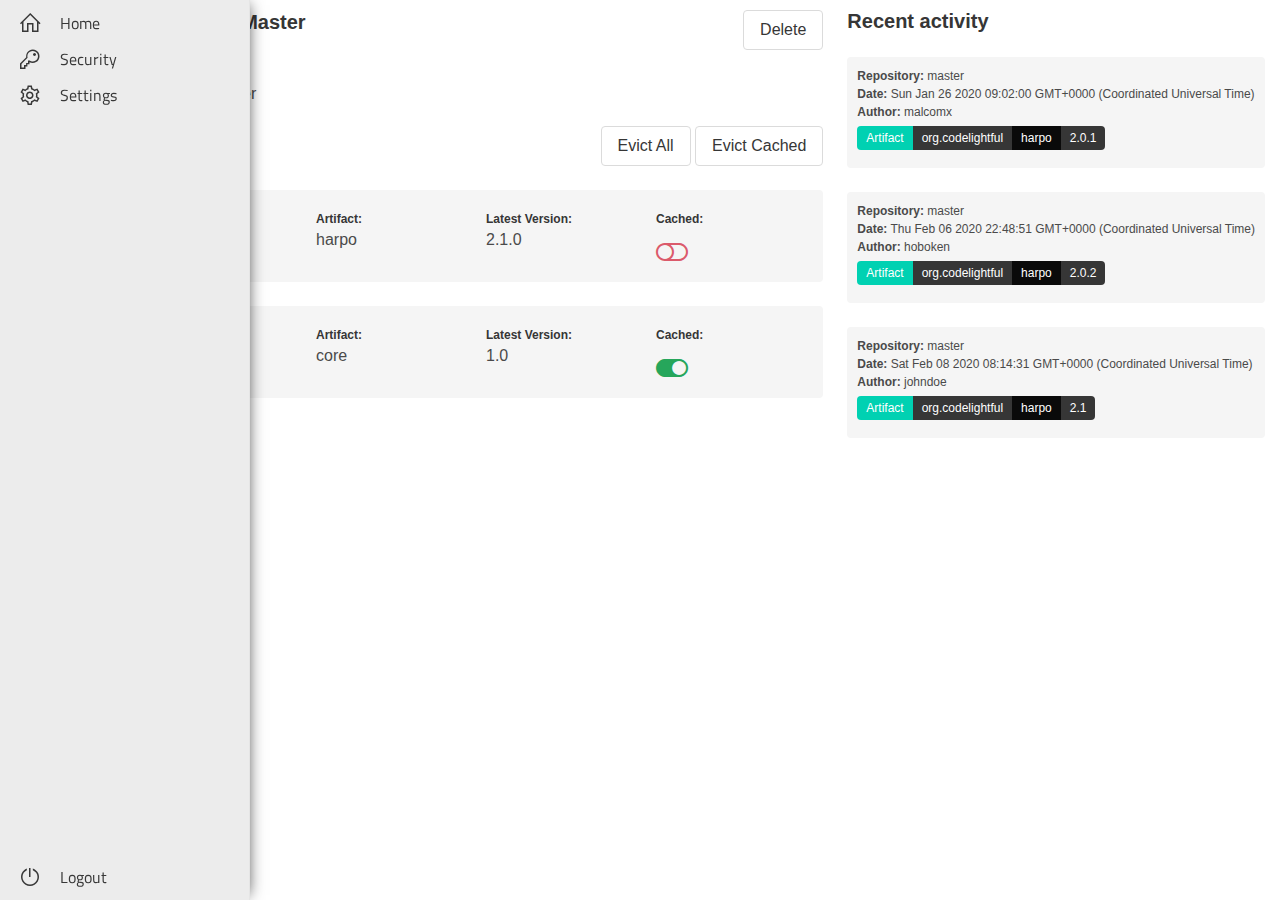
<file: src/main/resources/webapp/work.html>
<!DOCTYPE HTML>
<html>
<head>
	<meta charset="UTF-8">
	<meta name="viewport" content="width=device-width, initial-scale=1">
	<title>Chantico Server</title>
	<link href="https://fonts.googleapis.com/css?family=Titillium+Web&display=swap" rel="stylesheet">
	<link rel="stylesheet" href="./libs/bulma/bulma.min.css">
	<link rel="stylesheet" href="./libs/line-awesome/css/line-awesome.min.css">
	<link rel="stylesheet" href="./css/chantico.css">
	<script type="text/javascript" src="./libs/jquery/jquery-3.2.1.min.js"></script>
	<script type="text/javascript" src="./libs/rsvp/rsvp.min.js"></script>
	<script type="text/javascript" src="./js/chantico.js"></script>
</head>
<body>

<div class="columns" style="padding-left: 80px; padding-top: 10px; padding-bottom: 10px; padding-right: 15px;">
	<div class="column">
		<div class="columns">
			<div class="column">
				<nav class="breadcrumb has-arrow-separator" aria-label="breadcrumbs">
					<ul>
						<li><a href="#"><div class="title is-5">Repositories</div></a></li>
						<li class="is-active"><a href="#" aria-current="page"><div class="title is-5">Master</div></a></li>
					</ul>
				</nav>
			</div>
			<div class="column is-narrow">
				<button class="button">Delete</button>
			</div>
		</div>
		<div id="divRepoCard" style="margin-bottom: 10px; margin-top: -10px;"></div>

		<div class="columns">
			<div class="column">
				<div class="title is-6">Artifacts</div>
			</div>
			<div class="column is-narrow">
				<button class="button">Evict All</button>
				<button class="button">Evict Cached</button>
			</div>
		</div>
		<div id="divArtifactList"></div>
	</div>

	<div class="column is-narrow" style="min-width: 350px;">
		<div class="title is-5">Recent activity</div>
		<div id="divRecentList" class="content is-small"></div>
	</div>
</div>

<script type="text/javascript">
	$(function () {
		function createArtifactRow(artifactData) {
			var row = $('<div class="notification selectable-row"><i class="las la-shapes"></i></div>');
			row.append(Chantico.labeledValue('Group', artifactData.group).css('width', '150px'));
			row.append(Chantico.labeledValue('Artifact', artifactData.artifact).css('width', '150px'));
			row.append(Chantico.labeledValue('Latest Version', artifactData.latest).css('width', '150px'));
			row.append(Chantico.labeledValue('Cached', Chantico.asToggle(artifactData.cached)));
			row.click(function () {
			});
			return row;
		}

		Chantico.menu().then(function () {
			return Chantico.getRepository();
		}).then(function(repoData) {
			Chantico.renderRecentList('#divRecentList', repoData.activity);

			var repoCard = $('#divRepoCard');
			repoCard.append(Chantico.labeledValue('Proxy', Chantico.asToggle(repoData.repo.proxy)));
			repoCard.append(Chantico.labeledValue('Cache', Chantico.asToggle(repoData.repo.cache)));
			repoCard.append(Chantico.labeledValue('Name', repoData.repo.name).css('width', '300px'));

			var artifactList = $('#divArtifactList');
			for (var idx = 0; idx < repoData.artifacts.length; idx++) {
				artifactList.append(createArtifactRow(repoData.artifacts[idx]));
			}
		});
	});
</script>

</body>
</html>
</file>
<file: src/main/resources/webapp/css/chantico.css>
HTML, BODY {
    height: 100%;
}

BODY {
	background-color: #ffffff;
}

.main-content {
	padding-left: 80px; 
	padding-top: 10px; 
	padding-bottom: 10px; 
	padding-right: 15px;
	max-width: 1600px;
}

.right-aligned {
    text-align: right;
}

.toast-container {
	position: absolute;
	top: -10px;
	left: 0;
	width: 100%;
	height: 10px;
	padding: 10px;
}

.toast {
	margin: 0 auto;
	width: 60%;
	min-width: 300px;
	display: none;
}
.toast:first-child {
	margin-top: 20px;
}

.box .title, .box .subtitle {
	color: #000000 !important;
} 

.notification {
	vertical-align: middle;
}
.notification .las {
	font-size: 2rem;
	line-height: 3rem;
}
.labeled-value {
	vertical-align: bottom;
	display: inline-block;
	margin-left: 10px;
	margin-right: 10px;
}
.labeled-value .label {
	font-size: 0.75rem;
	font-weight: bolder;
	padding-bottom: 0;
	margin-bottom: 0;
}
.labeled-value > .value {
	height: 34px;
	vertical-align: bottom;
}
.labeled-value > .value > .las {
	font-size: 2rem;
}
.labeled-value > .value > .la-toggle-on {
	color: #26A65B;
}
.labeled-value > .value > .la-toggle-off {
	color: #DB5A6B;
}

.selectable-row {
	cursor: pointer;
	user-select: none;
}
.selectable-row:hover, .notification.highlighted {
	background-color: #a3ebe0;
}

.is-dark .label {
	color: #ffffff;
}

.main-menu {
	background: #ececec;
	border-right: 1px solid #e5e5e5;
	position: absolute;
	top: 0;
	bottom: 0;
	left: 0;
	height: 100%;
	width: 60px;
	overflow: hidden;
	-webkit-box-shadow: 3px 0px 15px -5px rgba(0,0,0,0.75);
	-moz-box-shadow: 3px 0px 15px -5px rgba(0,0,0,0.75);
	box-shadow: 3px 0px 15px -5px rgba(0,0,0,0.75);
	-webkit-transition: width .1s linear;
	-webkit-transform: translateZ(0) scale(1,1);
	transition: width .1s linear;
	z-index:1000;
}
.main-menu:hover {
	width: 250px;
	overflow: visible;
}

.main-menu > ul {
	margin: 5px 0;
}

.main-menu li {
	position: relative;
	display: block;
	width: 250px;
}

.main-menu li > a {
	position: relative;
	display: table;
	border-collapse: collapse;
	border-spacing: 0;
	color: #383838;
	text-decoration: none;
	-webkit-transform: translateZ(0) scale(1,1);
	-webkit-transition: all .3s linear;
	transition: all .3s linear; 
}

.main-menu .las {
	position: relative;
	display: table-cell;
	width: 60px;
	height: 36px;
	text-align: center;
	vertical-align: middle;
	font-size: 1.5rem;
}

.main-menu .nav-text {
	position: relative;
	display: table-cell;
	vertical-align: middle;
	width: 190px;
  	font-family: 'Titillium Web', sans-serif;
}

.main-menu > ul.bottom {
	position:absolute;
	left: 0;
	bottom: 0;
}

nav {
	-webkit-user-select: none;
	-moz-user-select: none;
	-ms-user-select: none;
	-o-user-select: none;
	user-select: none;
}

nav ul, nav li {
	outline: 0;
	margin: 0;
	padding: 0;
}

.main-menu li:hover > a {
	color:#fff;
	background-color:#575757;
}

.notification.artifact {
	padding: 10px;
}
.notification.artifact > .tags {
	margin-top: 5px;
	margin-bottom: 0 !important;
}
.notification.artifact > .tag {
	margin-bottom: 0;
}

.version-tag {
	display: inline-block;
	margin-left: 10px;
	margin-right: 10px;
	margin-bottom: 0 !important;
}
</file>
<file: src/main/resources/webapp/libs/line-awesome/css/line-awesome.min.css>
.la,.lab,.lad,.lal,.lar,.las{-moz-osx-font-smoothing:grayscale;-webkit-font-smoothing:antialiased;display:inline-block;font-style:normal;font-variant:normal;text-rendering:auto;line-height:1}.la-lg{font-size:1.33333em;line-height:.75em;vertical-align:-.0667em}.la-xs{font-size:.75em}.la-sm{font-size:.875em}.la-1x{font-size:1em}.la-2x{font-size:2em}.la-3x{font-size:3em}.la-4x{font-size:4em}.la-5x{font-size:5em}.la-6x{font-size:6em}.la-7x{font-size:7em}.la-8x{font-size:8em}.la-9x{font-size:9em}.la-10x{font-size:10em}.la-fw{text-align:center;width:1.25em}.la-ul{list-style-type:none;margin-left:2.5em;padding-left:0}.la-ul>li{position:relative}.la-li{left:-2em;position:absolute;text-align:center;width:2em;line-height:inherit}.la-border{border:solid .08em #eee;border-radius:.1em;padding:.2em .25em .15em}.la-pull-left{float:left}.la-pull-right{float:right}.la.la-pull-left,.lab.la-pull-left,.lal.la-pull-left,.lar.la-pull-left,.las.la-pull-left{margin-right:.3em}.la.la-pull-right,.lab.la-pull-right,.lal.la-pull-right,.lar.la-pull-right,.las.la-pull-right{margin-left:.3em}.la-spin{-webkit-animation:la-spin 2s infinite linear;animation:la-spin 2s infinite linear}.la-pulse{-webkit-animation:la-spin 1s infinite steps(8);animation:la-spin 1s infinite steps(8)}@-webkit-keyframes la-spin{0%{-webkit-transform:rotate(0);transform:rotate(0)}100%{-webkit-transform:rotate(360deg);transform:rotate(360deg)}}@keyframes la-spin{0%{-webkit-transform:rotate(0);transform:rotate(0)}100%{-webkit-transform:rotate(360deg);transform:rotate(360deg)}}.la-rotate-90{-webkit-transform:rotate(90deg);transform:rotate(90deg)}.la-rotate-180{-webkit-transform:rotate(180deg);transform:rotate(180deg)}.la-rotate-270{-webkit-transform:rotate(270deg);transform:rotate(270deg)}.la-flip-horizontal{-webkit-transform:scale(-1,1);transform:scale(-1,1)}.la-flip-vertical{-webkit-transform:scale(1,-1);transform:scale(1,-1)}.la-flip-both,.la-flip-horizontal.la-flip-vertical{-webkit-transform:scale(-1,-1);transform:scale(-1,-1)}:root .la-flip-both,:root .la-flip-horizontal,:root .la-flip-vertical,:root .la-rotate-180,:root .la-rotate-270,:root .la-rotate-90{-webkit-filter:none;filter:none}.la-stack{display:inline-block;height:2em;line-height:2em;position:relative;vertical-align:middle;width:2.5em}.la-stack-1x,.la-stack-2x{left:0;position:absolute;text-align:center;width:100%}.la-stack-1x{line-height:inherit}.la-stack-2x{font-size:2em}.la-inverse{color:#fff}.la-500px:before{content:"\f26e"}.la-accessible-icon:before{content:"\f368"}.la-accusoft:before{content:"\f369"}.la-acquisitions-incorporated:before{content:"\f6af"}.la-ad:before{content:"\f641"}.la-address-book:before{content:"\f2b9"}.la-address-card:before{content:"\f2bb"}.la-adjust:before{content:"\f042"}.la-adn:before{content:"\f170"}.la-adobe:before{content:"\f778"}.la-adversal:before{content:"\f36a"}.la-affiliatetheme:before{content:"\f36b"}.la-air-freshener:before{content:"\f5d0"}.la-airbnb:before{content:"\f834"}.la-algolia:before{content:"\f36c"}.la-align-center:before{content:"\f037"}.la-align-justify:before{content:"\f039"}.la-align-left:before{content:"\f036"}.la-align-right:before{content:"\f038"}.la-alipay:before{content:"\f642"}.la-allergies:before{content:"\f461"}.la-amazon:before{content:"\f270"}.la-amazon-pay:before{content:"\f42c"}.la-ambulance:before{content:"\f0f9"}.la-american-sign-language-interpreting:before{content:"\f2a3"}.la-amilia:before{content:"\f36d"}.la-anchor:before{content:"\f13d"}.la-android:before{content:"\f17b"}.la-angellist:before{content:"\f209"}.la-angle-double-down:before{content:"\f103"}.la-angle-double-left:before{content:"\f100"}.la-angle-double-right:before{content:"\f101"}.la-angle-double-up:before{content:"\f102"}.la-angle-down:before{content:"\f107"}.la-angle-left:before{content:"\f104"}.la-angle-right:before{content:"\f105"}.la-angle-up:before{content:"\f106"}.la-angry:before{content:"\f556"}.la-angrycreative:before{content:"\f36e"}.la-angular:before{content:"\f420"}.la-ankh:before{content:"\f644"}.la-app-store:before{content:"\f36f"}.la-app-store-ios:before{content:"\f370"}.la-apper:before{content:"\f371"}.la-apple:before{content:"\f179"}.la-apple-alt:before{content:"\f5d1"}.la-apple-pay:before{content:"\f415"}.la-archive:before{content:"\f187"}.la-archway:before{content:"\f557"}.la-arrow-alt-circle-down:before{content:"\f358"}.la-arrow-alt-circle-left:before{content:"\f359"}.la-arrow-alt-circle-right:before{content:"\f35a"}.la-arrow-alt-circle-up:before{content:"\f35b"}.la-arrow-circle-down:before{content:"\f0ab"}.la-arrow-circle-left:before{content:"\f0a8"}.la-arrow-circle-right:before{content:"\f0a9"}.la-arrow-circle-up:before{content:"\f0aa"}.la-arrow-down:before{content:"\f063"}.la-arrow-left:before{content:"\f060"}.la-arrow-right:before{content:"\f061"}.la-arrow-up:before{content:"\f062"}.la-arrows-alt:before{content:"\f0b2"}.la-arrows-alt-h:before{content:"\f337"}.la-arrows-alt-v:before{content:"\f338"}.la-artstation:before{content:"\f77a"}.la-assistive-listening-systems:before{content:"\f2a2"}.la-asterisk:before{content:"\f069"}.la-asymmetrik:before{content:"\f372"}.la-at:before{content:"\f1fa"}.la-atlas:before{content:"\f558"}.la-atlassian:before{content:"\f77b"}.la-atom:before{content:"\f5d2"}.la-audible:before{content:"\f373"}.la-audio-description:before{content:"\f29e"}.la-autoprefixer:before{content:"\f41c"}.la-avianex:before{content:"\f374"}.la-aviato:before{content:"\f421"}.la-award:before{content:"\f559"}.la-aws:before{content:"\f375"}.la-baby:before{content:"\f77c"}.la-baby-carriage:before{content:"\f77d"}.la-backspace:before{content:"\f55a"}.la-backward:before{content:"\f04a"}.la-bacon:before{content:"\f7e5"}.la-balance-scale:before{content:"\f24e"}.la-balance-scale-left:before{content:"\f515"}.la-balance-scale-right:before{content:"\f516"}.la-ban:before{content:"\f05e"}.la-band-aid:before{content:"\f462"}.la-bandcamp:before{content:"\f2d5"}.la-barcode:before{content:"\f02a"}.la-bars:before{content:"\f0c9"}.la-baseball-ball:before{content:"\f433"}.la-basketball-ball:before{content:"\f434"}.la-bath:before{content:"\f2cd"}.la-battery-empty:before{content:"\f244"}.la-battery-full:before{content:"\f240"}.la-battery-half:before{content:"\f242"}.la-battery-quarter:before{content:"\f243"}.la-battery-three-quarters:before{content:"\f241"}.la-battle-net:before{content:"\f835"}.la-bed:before{content:"\f236"}.la-beer:before{content:"\f0fc"}.la-behance:before{content:"\f1b4"}.la-behance-square:before{content:"\f1b5"}.la-bell:before{content:"\f0f3"}.la-bell-slash:before{content:"\f1f6"}.la-bezier-curve:before{content:"\f55b"}.la-bible:before{content:"\f647"}.la-bicycle:before{content:"\f206"}.la-biking:before{content:"\f84a"}.la-bimobject:before{content:"\f378"}.la-binoculars:before{content:"\f1e5"}.la-biohazard:before{content:"\f780"}.la-birthday-cake:before{content:"\f1fd"}.la-bitbucket:before{content:"\f171"}.la-bitcoin:before{content:"\f379"}.la-bity:before{content:"\f37a"}.la-black-tie:before{content:"\f27e"}.la-blackberry:before{content:"\f37b"}.la-blender:before{content:"\f517"}.la-blender-phone:before{content:"\f6b6"}.la-blind:before{content:"\f29d"}.la-blog:before{content:"\f781"}.la-blogger:before{content:"\f37c"}.la-blogger-b:before{content:"\f37d"}.la-bluetooth:before{content:"\f293"}.la-bluetooth-b:before{content:"\f294"}.la-bold:before{content:"\f032"}.la-bolt:before{content:"\f0e7"}.la-bomb:before{content:"\f1e2"}.la-bone:before{content:"\f5d7"}.la-bong:before{content:"\f55c"}.la-book:before{content:"\f02d"}.la-book-dead:before{content:"\f6b7"}.la-book-medical:before{content:"\f7e6"}.la-book-open:before{content:"\f518"}.la-book-reader:before{content:"\f5da"}.la-bookmark:before{content:"\f02e"}.la-bootstrap:before{content:"\f836"}.la-border-all:before{content:"\f84c"}.la-border-none:before{content:"\f850"}.la-border-style:before{content:"\f853"}.la-bowling-ball:before{content:"\f436"}.la-box:before{content:"\f466"}.la-box-open:before{content:"\f49e"}.la-boxes:before{content:"\f468"}.la-braille:before{content:"\f2a1"}.la-brain:before{content:"\f5dc"}.la-bread-slice:before{content:"\f7ec"}.la-briefcase:before{content:"\f0b1"}.la-briefcase-medical:before{content:"\f469"}.la-broadcast-tower:before{content:"\f519"}.la-broom:before{content:"\f51a"}.la-brush:before{content:"\f55d"}.la-btc:before{content:"\f15a"}.la-buffer:before{content:"\f837"}.la-bug:before{content:"\f188"}.la-building:before{content:"\f1ad"}.la-bullhorn:before{content:"\f0a1"}.la-bullseye:before{content:"\f140"}.la-burn:before{content:"\f46a"}.la-buromobelexperte:before{content:"\f37f"}.la-bus:before{content:"\f207"}.la-bus-alt:before{content:"\f55e"}.la-business-time:before{content:"\f64a"}.la-buy-n-large:before{content:"\f8a6"}.la-buysellads:before{content:"\f20d"}.la-calculator:before{content:"\f1ec"}.la-calendar:before{content:"\f133"}.la-calendar-alt:before{content:"\f073"}.la-calendar-check:before{content:"\f274"}.la-calendar-day:before{content:"\f783"}.la-calendar-minus:before{content:"\f272"}.la-calendar-plus:before{content:"\f271"}.la-calendar-times:before{content:"\f273"}.la-calendar-week:before{content:"\f784"}.la-camera:before{content:"\f030"}.la-camera-retro:before{content:"\f083"}.la-campground:before{content:"\f6bb"}.la-canadian-maple-leaf:before{content:"\f785"}.la-candy-cane:before{content:"\f786"}.la-cannabis:before{content:"\f55f"}.la-capsules:before{content:"\f46b"}.la-car:before{content:"\f1b9"}.la-car-alt:before{content:"\f5de"}.la-car-battery:before{content:"\f5df"}.la-car-crash:before{content:"\f5e1"}.la-car-side:before{content:"\f5e4"}.la-caret-down:before{content:"\f0d7"}.la-caret-left:before{content:"\f0d9"}.la-caret-right:before{content:"\f0da"}.la-caret-square-down:before{content:"\f150"}.la-caret-square-left:before{content:"\f191"}.la-caret-square-right:before{content:"\f152"}.la-caret-square-up:before{content:"\f151"}.la-caret-up:before{content:"\f0d8"}.la-carrot:before{content:"\f787"}.la-cart-arrow-down:before{content:"\f218"}.la-cart-plus:before{content:"\f217"}.la-cash-register:before{content:"\f788"}.la-cat:before{content:"\f6be"}.la-cc-amazon-pay:before{content:"\f42d"}.la-cc-amex:before{content:"\f1f3"}.la-cc-apple-pay:before{content:"\f416"}.la-cc-diners-club:before{content:"\f24c"}.la-cc-discover:before{content:"\f1f2"}.la-cc-jcb:before{content:"\f24b"}.la-cc-mastercard:before{content:"\f1f1"}.la-cc-paypal:before{content:"\f1f4"}.la-cc-stripe:before{content:"\f1f5"}.la-cc-visa:before{content:"\f1f0"}.la-centercode:before{content:"\f380"}.la-centos:before{content:"\f789"}.la-certificate:before{content:"\f0a3"}.la-chair:before{content:"\f6c0"}.la-chalkboard:before{content:"\f51b"}.la-chalkboard-teacher:before{content:"\f51c"}.la-charging-station:before{content:"\f5e7"}.la-chart-area:before{content:"\f1fe"}.la-chart-bar:before{content:"\f080"}.la-chart-line:before{content:"\f201"}.la-chart-pie:before{content:"\f200"}.la-check:before{content:"\f00c"}.la-check-circle:before{content:"\f058"}.la-check-double:before{content:"\f560"}.la-check-square:before{content:"\f14a"}.la-cheese:before{content:"\f7ef"}.la-chess:before{content:"\f439"}.la-chess-bishop:before{content:"\f43a"}.la-chess-board:before{content:"\f43c"}.la-chess-king:before{content:"\f43f"}.la-chess-knight:before{content:"\f441"}.la-chess-pawn:before{content:"\f443"}.la-chess-queen:before{content:"\f445"}.la-chess-rook:before{content:"\f447"}.la-chevron-circle-down:before{content:"\f13a"}.la-chevron-circle-left:before{content:"\f137"}.la-chevron-circle-right:before{content:"\f138"}.la-chevron-circle-up:before{content:"\f139"}.la-chevron-down:before{content:"\f078"}.la-chevron-left:before{content:"\f053"}.la-chevron-right:before{content:"\f054"}.la-chevron-up:before{content:"\f077"}.la-child:before{content:"\f1ae"}.la-chrome:before{content:"\f268"}.la-chromecast:before{content:"\f838"}.la-church:before{content:"\f51d"}.la-circle:before{content:"\f111"}.la-circle-notch:before{content:"\f1ce"}.la-city:before{content:"\f64f"}.la-clinic-medical:before{content:"\f7f2"}.la-clipboard:before{content:"\f328"}.la-clipboard-check:before{content:"\f46c"}.la-clipboard-list:before{content:"\f46d"}.la-clock:before{content:"\f017"}.la-clone:before{content:"\f24d"}.la-closed-captioning:before{content:"\f20a"}.la-cloud:before{content:"\f0c2"}.la-cloud-download-alt:before{content:"\f381"}.la-cloud-meatball:before{content:"\f73b"}.la-cloud-moon:before{content:"\f6c3"}.la-cloud-moon-rain:before{content:"\f73c"}.la-cloud-rain:before{content:"\f73d"}.la-cloud-showers-heavy:before{content:"\f740"}.la-cloud-sun:before{content:"\f6c4"}.la-cloud-sun-rain:before{content:"\f743"}.la-cloud-upload-alt:before{content:"\f382"}.la-cloudscale:before{content:"\f383"}.la-cloudsmith:before{content:"\f384"}.la-cloudversify:before{content:"\f385"}.la-cocktail:before{content:"\f561"}.la-code:before{content:"\f121"}.la-code-branch:before{content:"\f126"}.la-codepen:before{content:"\f1cb"}.la-codiepie:before{content:"\f284"}.la-coffee:before{content:"\f0f4"}.la-cog:before{content:"\f013"}.la-cogs:before{content:"\f085"}.la-coins:before{content:"\f51e"}.la-columns:before{content:"\f0db"}.la-comment:before{content:"\f075"}.la-comment-alt:before{content:"\f27a"}.la-comment-dollar:before{content:"\f651"}.la-comment-dots:before{content:"\f4ad"}.la-comment-medical:before{content:"\f7f5"}.la-comment-slash:before{content:"\f4b3"}.la-comments:before{content:"\f086"}.la-comments-dollar:before{content:"\f653"}.la-compact-disc:before{content:"\f51f"}.la-compass:before{content:"\f14e"}.la-compress:before{content:"\f066"}.la-compress-arrows-alt:before{content:"\f78c"}.la-concierge-bell:before{content:"\f562"}.la-confluence:before{content:"\f78d"}.la-connectdevelop:before{content:"\f20e"}.la-contao:before{content:"\f26d"}.la-cookie:before{content:"\f563"}.la-cookie-bite:before{content:"\f564"}.la-copy:before{content:"\f0c5"}.la-copyright:before{content:"\f1f9"}.la-cotton-bureau:before{content:"\f89e"}.la-couch:before{content:"\f4b8"}.la-cpanel:before{content:"\f388"}.la-creative-commons:before{content:"\f25e"}.la-creative-commons-by:before{content:"\f4e7"}.la-creative-commons-nc:before{content:"\f4e8"}.la-creative-commons-nc-eu:before{content:"\f4e9"}.la-creative-commons-nc-jp:before{content:"\f4ea"}.la-creative-commons-nd:before{content:"\f4eb"}.la-creative-commons-pd:before{content:"\f4ec"}.la-creative-commons-pd-alt:before{content:"\f4ed"}.la-creative-commons-remix:before{content:"\f4ee"}.la-creative-commons-sa:before{content:"\f4ef"}.la-creative-commons-sampling:before{content:"\f4f0"}.la-creative-commons-sampling-plus:before{content:"\f4f1"}.la-creative-commons-share:before{content:"\f4f2"}.la-creative-commons-zero:before{content:"\f4f3"}.la-credit-card:before{content:"\f09d"}.la-critical-role:before{content:"\f6c9"}.la-crop:before{content:"\f125"}.la-crop-alt:before{content:"\f565"}.la-cross:before{content:"\f654"}.la-crosshairs:before{content:"\f05b"}.la-crow:before{content:"\f520"}.la-crown:before{content:"\f521"}.la-crutch:before{content:"\f7f7"}.la-css3:before{content:"\f13c"}.la-css3-alt:before{content:"\f38b"}.la-cube:before{content:"\f1b2"}.la-cubes:before{content:"\f1b3"}.la-cut:before{content:"\f0c4"}.la-cuttlefish:before{content:"\f38c"}.la-d-and-d:before{content:"\f38d"}.la-d-and-d-beyond:before{content:"\f6ca"}.la-dashcube:before{content:"\f210"}.la-database:before{content:"\f1c0"}.la-deaf:before{content:"\f2a4"}.la-delicious:before{content:"\f1a5"}.la-democrat:before{content:"\f747"}.la-deploydog:before{content:"\f38e"}.la-deskpro:before{content:"\f38f"}.la-desktop:before{content:"\f108"}.la-dev:before{content:"\f6cc"}.la-deviantart:before{content:"\f1bd"}.la-dharmachakra:before{content:"\f655"}.la-dhl:before{content:"\f790"}.la-diagnoses:before{content:"\f470"}.la-diaspora:before{content:"\f791"}.la-dice:before{content:"\f522"}.la-dice-d20:before{content:"\f6cf"}.la-dice-d6:before{content:"\f6d1"}.la-dice-five:before{content:"\f523"}.la-dice-four:before{content:"\f524"}.la-dice-one:before{content:"\f525"}.la-dice-six:before{content:"\f526"}.la-dice-three:before{content:"\f527"}.la-dice-two:before{content:"\f528"}.la-digg:before{content:"\f1a6"}.la-digital-ocean:before{content:"\f391"}.la-digital-tachograph:before{content:"\f566"}.la-directions:before{content:"\f5eb"}.la-discord:before{content:"\f392"}.la-discourse:before{content:"\f393"}.la-divide:before{content:"\f529"}.la-dizzy:before{content:"\f567"}.la-dna:before{content:"\f471"}.la-dochub:before{content:"\f394"}.la-docker:before{content:"\f395"}.la-dog:before{content:"\f6d3"}.la-dollar-sign:before{content:"\f155"}.la-dolly:before{content:"\f472"}.la-dolly-flatbed:before{content:"\f474"}.la-donate:before{content:"\f4b9"}.la-door-closed:before{content:"\f52a"}.la-door-open:before{content:"\f52b"}.la-dot-circle:before{content:"\f192"}.la-dove:before{content:"\f4ba"}.la-download:before{content:"\f019"}.la-draft2digital:before{content:"\f396"}.la-drafting-compass:before{content:"\f568"}.la-dragon:before{content:"\f6d5"}.la-draw-polygon:before{content:"\f5ee"}.la-dribbble:before{content:"\f17d"}.la-dribbble-square:before{content:"\f397"}.la-dropbox:before{content:"\f16b"}.la-drum:before{content:"\f569"}.la-drum-steelpan:before{content:"\f56a"}.la-drumstick-bite:before{content:"\f6d7"}.la-drupal:before{content:"\f1a9"}.la-dumbbell:before{content:"\f44b"}.la-dumpster:before{content:"\f793"}.la-dumpster-fire:before{content:"\f794"}.la-dungeon:before{content:"\f6d9"}.la-dyalog:before{content:"\f399"}.la-earlybirds:before{content:"\f39a"}.la-ebay:before{content:"\f4f4"}.la-edge:before{content:"\f282"}.la-edit:before{content:"\f044"}.la-egg:before{content:"\f7fb"}.la-eject:before{content:"\f052"}.la-elementor:before{content:"\f430"}.la-ellipsis-h:before{content:"\f141"}.la-ellipsis-v:before{content:"\f142"}.la-ello:before{content:"\f5f1"}.la-ember:before{content:"\f423"}.la-empire:before{content:"\f1d1"}.la-envelope:before{content:"\f0e0"}.la-envelope-open:before{content:"\f2b6"}.la-envelope-open-text:before{content:"\f658"}.la-envelope-square:before{content:"\f199"}.la-envira:before{content:"\f299"}.la-equals:before{content:"\f52c"}.la-eraser:before{content:"\f12d"}.la-erlang:before{content:"\f39d"}.la-ethereum:before{content:"\f42e"}.la-ethernet:before{content:"\f796"}.la-etsy:before{content:"\f2d7"}.la-euro-sign:before{content:"\f153"}.la-evernote:before{content:"\f839"}.la-exchange-alt:before{content:"\f362"}.la-exclamation:before{content:"\f12a"}.la-exclamation-circle:before{content:"\f06a"}.la-exclamation-triangle:before{content:"\f071"}.la-expand:before{content:"\f065"}.la-expand-arrows-alt:before{content:"\f31e"}.la-expeditedssl:before{content:"\f23e"}.la-external-link-alt:before{content:"\f35d"}.la-external-link-square-alt:before{content:"\f360"}.la-eye:before{content:"\f06e"}.la-eye-dropper:before{content:"\f1fb"}.la-eye-slash:before{content:"\f070"}.la-facebook:before{content:"\f09a"}.la-facebook-f:before{content:"\f39e"}.la-facebook-messenger:before{content:"\f39f"}.la-facebook-square:before{content:"\f082"}.la-fan:before{content:"\f863"}.la-fantasy-flight-games:before{content:"\f6dc"}.la-fast-backward:before{content:"\f049"}.la-fast-forward:before{content:"\f050"}.la-fax:before{content:"\f1ac"}.la-feather:before{content:"\f52d"}.la-feather-alt:before{content:"\f56b"}.la-fedex:before{content:"\f797"}.la-fedora:before{content:"\f798"}.la-female:before{content:"\f182"}.la-fighter-jet:before{content:"\f0fb"}.la-figma:before{content:"\f799"}.la-file:before{content:"\f15b"}.la-file-alt:before{content:"\f15c"}.la-file-archive:before{content:"\f1c6"}.la-file-audio:before{content:"\f1c7"}.la-file-code:before{content:"\f1c9"}.la-file-contract:before{content:"\f56c"}.la-file-csv:before{content:"\f6dd"}.la-file-download:before{content:"\f56d"}.la-file-excel:before{content:"\f1c3"}.la-file-export:before{content:"\f56e"}.la-file-image:before{content:"\f1c5"}.la-file-import:before{content:"\f56f"}.la-file-invoice:before{content:"\f570"}.la-file-invoice-dollar:before{content:"\f571"}.la-file-medical:before{content:"\f477"}.la-file-medical-alt:before{content:"\f478"}.la-file-pdf:before{content:"\f1c1"}.la-file-powerpoint:before{content:"\f1c4"}.la-file-prescription:before{content:"\f572"}.la-file-signature:before{content:"\f573"}.la-file-upload:before{content:"\f574"}.la-file-video:before{content:"\f1c8"}.la-file-word:before{content:"\f1c2"}.la-fill:before{content:"\f575"}.la-fill-drip:before{content:"\f576"}.la-film:before{content:"\f008"}.la-filter:before{content:"\f0b0"}.la-fingerprint:before{content:"\f577"}.la-fire:before{content:"\f06d"}.la-fire-alt:before{content:"\f7e4"}.la-fire-extinguisher:before{content:"\f134"}.la-firefox:before{content:"\f269"}.la-first-aid:before{content:"\f479"}.la-first-order:before{content:"\f2b0"}.la-first-order-alt:before{content:"\f50a"}.la-firstdraft:before{content:"\f3a1"}.la-fish:before{content:"\f578"}.la-fist-raised:before{content:"\f6de"}.la-flag:before{content:"\f024"}.la-flag-checkered:before{content:"\f11e"}.la-flag-usa:before{content:"\f74d"}.la-flask:before{content:"\f0c3"}.la-flickr:before{content:"\f16e"}.la-flipboard:before{content:"\f44d"}.la-flushed:before{content:"\f579"}.la-fly:before{content:"\f417"}.la-folder:before{content:"\f07b"}.la-folder-minus:before{content:"\f65d"}.la-folder-open:before{content:"\f07c"}.la-folder-plus:before{content:"\f65e"}.la-font:before{content:"\f031"}.la-font-awesome:before{content:"\f2b4"}.la-font-awesome-alt:before{content:"\f35c"}.la-font-awesome-flag:before{content:"\f425"}.la-font-awesome-logo-full:before{content:"\f4e6"}.la-fonticons:before{content:"\f280"}.la-fonticons-fi:before{content:"\f3a2"}.la-football-ball:before{content:"\f44e"}.la-fort-awesome:before{content:"\f286"}.la-fort-awesome-alt:before{content:"\f3a3"}.la-forumbee:before{content:"\f211"}.la-forward:before{content:"\f04e"}.la-foursquare:before{content:"\f180"}.la-free-code-camp:before{content:"\f2c5"}.la-freebsd:before{content:"\f3a4"}.la-frog:before{content:"\f52e"}.la-frown:before{content:"\f119"}.la-frown-open:before{content:"\f57a"}.la-fulcrum:before{content:"\f50b"}.la-funnel-dollar:before{content:"\f662"}.la-futbol:before{content:"\f1e3"}.la-galactic-republic:before{content:"\f50c"}.la-galactic-senate:before{content:"\f50d"}.la-gamepad:before{content:"\f11b"}.la-gas-pump:before{content:"\f52f"}.la-gavel:before{content:"\f0e3"}.la-gem:before{content:"\f3a5"}.la-genderless:before{content:"\f22d"}.la-get-pocket:before{content:"\f265"}.la-gg:before{content:"\f260"}.la-gg-circle:before{content:"\f261"}.la-ghost:before{content:"\f6e2"}.la-gift:before{content:"\f06b"}.la-gifts:before{content:"\f79c"}.la-git:before{content:"\f1d3"}.la-git-alt:before{content:"\f841"}.la-git-square:before{content:"\f1d2"}.la-github:before{content:"\f09b"}.la-github-alt:before{content:"\f113"}.la-github-square:before{content:"\f092"}.la-gitkraken:before{content:"\f3a6"}.la-gitlab:before{content:"\f296"}.la-gitter:before{content:"\f426"}.la-glass-cheers:before{content:"\f79f"}.la-glass-martini:before{content:"\f000"}.la-glass-martini-alt:before{content:"\f57b"}.la-glass-whiskey:before{content:"\f7a0"}.la-glasses:before{content:"\f530"}.la-glide:before{content:"\f2a5"}.la-glide-g:before{content:"\f2a6"}.la-globe:before{content:"\f0ac"}.la-globe-africa:before{content:"\f57c"}.la-globe-americas:before{content:"\f57d"}.la-globe-asia:before{content:"\f57e"}.la-globe-europe:before{content:"\f7a2"}.la-gofore:before{content:"\f3a7"}.la-golf-ball:before{content:"\f450"}.la-goodreads:before{content:"\f3a8"}.la-goodreads-g:before{content:"\f3a9"}.la-google:before{content:"\f1a0"}.la-google-drive:before{content:"\f3aa"}.la-google-play:before{content:"\f3ab"}.la-google-plus:before{content:"\f2b3"}.la-google-plus-g:before{content:"\f0d5"}.la-google-plus-square:before{content:"\f0d4"}.la-google-wallet:before{content:"\f1ee"}.la-gopuram:before{content:"\f664"}.la-graduation-cap:before{content:"\f19d"}.la-gratipay:before{content:"\f184"}.la-grav:before{content:"\f2d6"}.la-greater-than:before{content:"\f531"}.la-greater-than-equal:before{content:"\f532"}.la-grimace:before{content:"\f57f"}.la-grin:before{content:"\f580"}.la-grin-alt:before{content:"\f581"}.la-grin-beam:before{content:"\f582"}.la-grin-beam-sweat:before{content:"\f583"}.la-grin-hearts:before{content:"\f584"}.la-grin-squint:before{content:"\f585"}.la-grin-squint-tears:before{content:"\f586"}.la-grin-stars:before{content:"\f587"}.la-grin-tears:before{content:"\f588"}.la-grin-tongue:before{content:"\f589"}.la-grin-tongue-squint:before{content:"\f58a"}.la-grin-tongue-wink:before{content:"\f58b"}.la-grin-wink:before{content:"\f58c"}.la-grip-horizontal:before{content:"\f58d"}.la-grip-lines:before{content:"\f7a4"}.la-grip-lines-vertical:before{content:"\f7a5"}.la-grip-vertical:before{content:"\f58e"}.la-gripfire:before{content:"\f3ac"}.la-grunt:before{content:"\f3ad"}.la-guitar:before{content:"\f7a6"}.la-gulp:before{content:"\f3ae"}.la-h-square:before{content:"\f0fd"}.la-hacker-news:before{content:"\f1d4"}.la-hacker-news-square:before{content:"\f3af"}.la-hackerrank:before{content:"\f5f7"}.la-hamburger:before{content:"\f805"}.la-hammer:before{content:"\f6e3"}.la-hamsa:before{content:"\f665"}.la-hand-holding:before{content:"\f4bd"}.la-hand-holding-heart:before{content:"\f4be"}.la-hand-holding-usd:before{content:"\f4c0"}.la-hand-lizard:before{content:"\f258"}.la-hand-middle-finger:before{content:"\f806"}.la-hand-paper:before{content:"\f256"}.la-hand-peace:before{content:"\f25b"}.la-hand-point-down:before{content:"\f0a7"}.la-hand-point-left:before{content:"\f0a5"}.la-hand-point-right:before{content:"\f0a4"}.la-hand-point-up:before{content:"\f0a6"}.la-hand-pointer:before{content:"\f25a"}.la-hand-rock:before{content:"\f255"}.la-hand-scissors:before{content:"\f257"}.la-hand-spock:before{content:"\f259"}.la-hands:before{content:"\f4c2"}.la-hands-helping:before{content:"\f4c4"}.la-handshake:before{content:"\f2b5"}.la-hanukiah:before{content:"\f6e6"}.la-hard-hat:before{content:"\f807"}.la-hashtag:before{content:"\f292"}.la-hat-cowboy:before{content:"\f8c0"}.la-hat-cowboy-side:before{content:"\f8c1"}.la-hat-wizard:before{content:"\f6e8"}.la-haykal:before{content:"\f666"}.la-hdd:before{content:"\f0a0"}.la-heading:before{content:"\f1dc"}.la-headphones:before{content:"\f025"}.la-headphones-alt:before{content:"\f58f"}.la-headset:before{content:"\f590"}.la-heart:before{content:"\f004"}.la-heart-broken:before{content:"\f7a9"}.la-heartbeat:before{content:"\f21e"}.la-helicopter:before{content:"\f533"}.la-highlighter:before{content:"\f591"}.la-hiking:before{content:"\f6ec"}.la-hippo:before{content:"\f6ed"}.la-hips:before{content:"\f452"}.la-hire-a-helper:before{content:"\f3b0"}.la-history:before{content:"\f1da"}.la-hockey-puck:before{content:"\f453"}.la-holly-berry:before{content:"\f7aa"}.la-home:before{content:"\f015"}.la-hooli:before{content:"\f427"}.la-hornbill:before{content:"\f592"}.la-horse:before{content:"\f6f0"}.la-horse-head:before{content:"\f7ab"}.la-hospital:before{content:"\f0f8"}.la-hospital-alt:before{content:"\f47d"}.la-hospital-symbol:before{content:"\f47e"}.la-hot-tub:before{content:"\f593"}.la-hotdog:before{content:"\f80f"}.la-hotel:before{content:"\f594"}.la-hotjar:before{content:"\f3b1"}.la-hourglass:before{content:"\f254"}.la-hourglass-end:before{content:"\f253"}.la-hourglass-half:before{content:"\f252"}.la-hourglass-start:before{content:"\f251"}.la-house-damage:before{content:"\f6f1"}.la-houzz:before{content:"\f27c"}.la-hryvnia:before{content:"\f6f2"}.la-html5:before{content:"\f13b"}.la-hubspot:before{content:"\f3b2"}.la-i-cursor:before{content:"\f246"}.la-ice-cream:before{content:"\f810"}.la-icicles:before{content:"\f7ad"}.la-icons:before{content:"\f86d"}.la-id-badge:before{content:"\f2c1"}.la-id-card:before{content:"\f2c2"}.la-id-card-alt:before{content:"\f47f"}.la-igloo:before{content:"\f7ae"}.la-image:before{content:"\f03e"}.la-images:before{content:"\f302"}.la-imdb:before{content:"\f2d8"}.la-inbox:before{content:"\f01c"}.la-indent:before{content:"\f03c"}.la-industry:before{content:"\f275"}.la-infinity:before{content:"\f534"}.la-info:before{content:"\f129"}.la-info-circle:before{content:"\f05a"}.la-instagram:before{content:"\f16d"}.la-intercom:before{content:"\f7af"}.la-internet-explorer:before{content:"\f26b"}.la-invision:before{content:"\f7b0"}.la-ioxhost:before{content:"\f208"}.la-italic:before{content:"\f033"}.la-itch-io:before{content:"\f83a"}.la-itunes:before{content:"\f3b4"}.la-itunes-note:before{content:"\f3b5"}.la-java:before{content:"\f4e4"}.la-jedi:before{content:"\f669"}.la-jedi-order:before{content:"\f50e"}.la-jenkins:before{content:"\f3b6"}.la-jira:before{content:"\f7b1"}.la-joget:before{content:"\f3b7"}.la-joint:before{content:"\f595"}.la-joomla:before{content:"\f1aa"}.la-journal-whills:before{content:"\f66a"}.la-js:before{content:"\f3b8"}.la-js-square:before{content:"\f3b9"}.la-jsfiddle:before{content:"\f1cc"}.la-kaaba:before{content:"\f66b"}.la-kaggle:before{content:"\f5fa"}.la-key:before{content:"\f084"}.la-keybase:before{content:"\f4f5"}.la-keyboard:before{content:"\f11c"}.la-keycdn:before{content:"\f3ba"}.la-khanda:before{content:"\f66d"}.la-kickstarter:before{content:"\f3bb"}.la-kickstarter-k:before{content:"\f3bc"}.la-kiss:before{content:"\f596"}.la-kiss-beam:before{content:"\f597"}.la-kiss-wink-heart:before{content:"\f598"}.la-kiwi-bird:before{content:"\f535"}.la-korvue:before{content:"\f42f"}.la-landmark:before{content:"\f66f"}.la-language:before{content:"\f1ab"}.la-laptop:before{content:"\f109"}.la-laptop-code:before{content:"\f5fc"}.la-laptop-medical:before{content:"\f812"}.la-laravel:before{content:"\f3bd"}.la-lastfm:before{content:"\f202"}.la-lastfm-square:before{content:"\f203"}.la-laugh:before{content:"\f599"}.la-laugh-beam:before{content:"\f59a"}.la-laugh-squint:before{content:"\f59b"}.la-laugh-wink:before{content:"\f59c"}.la-layer-group:before{content:"\f5fd"}.la-leaf:before{content:"\f06c"}.la-leanpub:before{content:"\f212"}.la-lemon:before{content:"\f094"}.la-less:before{content:"\f41d"}.la-less-than:before{content:"\f536"}.la-less-than-equal:before{content:"\f537"}.la-level-down-alt:before{content:"\f3be"}.la-level-up-alt:before{content:"\f3bf"}.la-life-ring:before{content:"\f1cd"}.la-lightbulb:before{content:"\f0eb"}.la-line:before{content:"\f3c0"}.la-link:before{content:"\f0c1"}.la-linkedin:before{content:"\f08c"}.la-linkedin-in:before{content:"\f0e1"}.la-linode:before{content:"\f2b8"}.la-linux:before{content:"\f17c"}.la-lira-sign:before{content:"\f195"}.la-list:before{content:"\f03a"}.la-list-alt:before{content:"\f022"}.la-list-ol:before{content:"\f0cb"}.la-list-ul:before{content:"\f0ca"}.la-location-arrow:before{content:"\f124"}.la-lock:before{content:"\f023"}.la-lock-open:before{content:"\f3c1"}.la-long-arrow-alt-down:before{content:"\f309"}.la-long-arrow-alt-left:before{content:"\f30a"}.la-long-arrow-alt-right:before{content:"\f30b"}.la-long-arrow-alt-up:before{content:"\f30c"}.la-low-vision:before{content:"\f2a8"}.la-luggage-cart:before{content:"\f59d"}.la-lyft:before{content:"\f3c3"}.la-magento:before{content:"\f3c4"}.la-magic:before{content:"\f0d0"}.la-magnet:before{content:"\f076"}.la-mail-bulk:before{content:"\f674"}.la-mailchimp:before{content:"\f59e"}.la-male:before{content:"\f183"}.la-mandalorian:before{content:"\f50f"}.la-map:before{content:"\f279"}.la-map-marked:before{content:"\f59f"}.la-map-marked-alt:before{content:"\f5a0"}.la-map-marker:before{content:"\f041"}.la-map-marker-alt:before{content:"\f3c5"}.la-map-pin:before{content:"\f276"}.la-map-signs:before{content:"\f277"}.la-markdown:before{content:"\f60f"}.la-marker:before{content:"\f5a1"}.la-mars:before{content:"\f222"}.la-mars-double:before{content:"\f227"}.la-mars-stroke:before{content:"\f229"}.la-mars-stroke-h:before{content:"\f22b"}.la-mars-stroke-v:before{content:"\f22a"}.la-mask:before{content:"\f6fa"}.la-mastodon:before{content:"\f4f6"}.la-maxcdn:before{content:"\f136"}.la-mdb:before{content:"\f8ca"}.la-medal:before{content:"\f5a2"}.la-medapps:before{content:"\f3c6"}.la-medium:before{content:"\f23a"}.la-medium-m:before{content:"\f3c7"}.la-medkit:before{content:"\f0fa"}.la-medrt:before{content:"\f3c8"}.la-meetup:before{content:"\f2e0"}.la-megaport:before{content:"\f5a3"}.la-meh:before{content:"\f11a"}.la-meh-blank:before{content:"\f5a4"}.la-meh-rolling-eyes:before{content:"\f5a5"}.la-memory:before{content:"\f538"}.la-mendeley:before{content:"\f7b3"}.la-menorah:before{content:"\f676"}.la-mercury:before{content:"\f223"}.la-meteor:before{content:"\f753"}.la-microchip:before{content:"\f2db"}.la-microphone:before{content:"\f130"}.la-microphone-alt:before{content:"\f3c9"}.la-microphone-alt-slash:before{content:"\f539"}.la-microphone-slash:before{content:"\f131"}.la-microscope:before{content:"\f610"}.la-microsoft:before{content:"\f3ca"}.la-minus:before{content:"\f068"}.la-minus-circle:before{content:"\f056"}.la-minus-square:before{content:"\f146"}.la-mitten:before{content:"\f7b5"}.la-mix:before{content:"\f3cb"}.la-mixcloud:before{content:"\f289"}.la-mizuni:before{content:"\f3cc"}.la-mobile:before{content:"\f10b"}.la-mobile-alt:before{content:"\f3cd"}.la-modx:before{content:"\f285"}.la-monero:before{content:"\f3d0"}.la-money-bill:before{content:"\f0d6"}.la-money-bill-alt:before{content:"\f3d1"}.la-money-bill-wave:before{content:"\f53a"}.la-money-bill-wave-alt:before{content:"\f53b"}.la-money-check:before{content:"\f53c"}.la-money-check-alt:before{content:"\f53d"}.la-monument:before{content:"\f5a6"}.la-moon:before{content:"\f186"}.la-mortar-pestle:before{content:"\f5a7"}.la-mosque:before{content:"\f678"}.la-motorcycle:before{content:"\f21c"}.la-mountain:before{content:"\f6fc"}.la-mouse:before{content:"\f8cc"}.la-mouse-pointer:before{content:"\f245"}.la-mug-hot:before{content:"\f7b6"}.la-music:before{content:"\f001"}.la-napster:before{content:"\f3d2"}.la-neos:before{content:"\f612"}.la-network-wired:before{content:"\f6ff"}.la-neuter:before{content:"\f22c"}.la-newspaper:before{content:"\f1ea"}.la-nimblr:before{content:"\f5a8"}.la-node:before{content:"\f419"}.la-node-js:before{content:"\f3d3"}.la-not-equal:before{content:"\f53e"}.la-notes-medical:before{content:"\f481"}.la-npm:before{content:"\f3d4"}.la-ns8:before{content:"\f3d5"}.la-nutritionix:before{content:"\f3d6"}.la-object-group:before{content:"\f247"}.la-object-ungroup:before{content:"\f248"}.la-odnoklassniki:before{content:"\f263"}.la-odnoklassniki-square:before{content:"\f264"}.la-oil-can:before{content:"\f613"}.la-old-republic:before{content:"\f510"}.la-om:before{content:"\f679"}.la-opencart:before{content:"\f23d"}.la-openid:before{content:"\f19b"}.la-opera:before{content:"\f26a"}.la-optin-monster:before{content:"\f23c"}.la-orcid:before{content:"\f8d2"}.la-osi:before{content:"\f41a"}.la-otter:before{content:"\f700"}.la-outdent:before{content:"\f03b"}.la-page4:before{content:"\f3d7"}.la-pagelines:before{content:"\f18c"}.la-pager:before{content:"\f815"}.la-paint-brush:before{content:"\f1fc"}.la-paint-roller:before{content:"\f5aa"}.la-palette:before{content:"\f53f"}.la-palfed:before{content:"\f3d8"}.la-pallet:before{content:"\f482"}.la-paper-plane:before{content:"\f1d8"}.la-paperclip:before{content:"\f0c6"}.la-parachute-box:before{content:"\f4cd"}.la-paragraph:before{content:"\f1dd"}.la-parking:before{content:"\f540"}.la-passport:before{content:"\f5ab"}.la-pastafarianism:before{content:"\f67b"}.la-paste:before{content:"\f0ea"}.la-patreon:before{content:"\f3d9"}.la-pause:before{content:"\f04c"}.la-pause-circle:before{content:"\f28b"}.la-paw:before{content:"\f1b0"}.la-paypal:before{content:"\f1ed"}.la-peace:before{content:"\f67c"}.la-pen:before{content:"\f304"}.la-pen-alt:before{content:"\f305"}.la-pen-fancy:before{content:"\f5ac"}.la-pen-nib:before{content:"\f5ad"}.la-pen-square:before{content:"\f14b"}.la-pencil-alt:before{content:"\f303"}.la-pencil-ruler:before{content:"\f5ae"}.la-penny-arcade:before{content:"\f704"}.la-people-carry:before{content:"\f4ce"}.la-pepper-hot:before{content:"\f816"}.la-percent:before{content:"\f295"}.la-percentage:before{content:"\f541"}.la-periscope:before{content:"\f3da"}.la-person-booth:before{content:"\f756"}.la-phabricator:before{content:"\f3db"}.la-phoenix-framework:before{content:"\f3dc"}.la-phoenix-squadron:before{content:"\f511"}.la-phone:before{content:"\f095"}.la-phone-alt:before{content:"\f879"}.la-phone-slash:before{content:"\f3dd"}.la-phone-square:before{content:"\f098"}.la-phone-square-alt:before{content:"\f87b"}.la-phone-volume:before{content:"\f2a0"}.la-photo-video:before{content:"\f87c"}.la-php:before{content:"\f457"}.la-pied-piper:before{content:"\f2ae"}.la-pied-piper-alt:before{content:"\f1a8"}.la-pied-piper-hat:before{content:"\f4e5"}.la-pied-piper-pp:before{content:"\f1a7"}.la-piggy-bank:before{content:"\f4d3"}.la-pills:before{content:"\f484"}.la-pinterest:before{content:"\f0d2"}.la-pinterest-p:before{content:"\f231"}.la-pinterest-square:before{content:"\f0d3"}.la-pizza-slice:before{content:"\f818"}.la-place-of-worship:before{content:"\f67f"}.la-plane:before{content:"\f072"}.la-plane-arrival:before{content:"\f5af"}.la-plane-departure:before{content:"\f5b0"}.la-play:before{content:"\f04b"}.la-play-circle:before{content:"\f144"}.la-playstation:before{content:"\f3df"}.la-plug:before{content:"\f1e6"}.la-plus:before{content:"\f067"}.la-plus-circle:before{content:"\f055"}.la-plus-square:before{content:"\f0fe"}.la-podcast:before{content:"\f2ce"}.la-poll:before{content:"\f681"}.la-poll-h:before{content:"\f682"}.la-poo:before{content:"\f2fe"}.la-poo-storm:before{content:"\f75a"}.la-poop:before{content:"\f619"}.la-portrait:before{content:"\f3e0"}.la-pound-sign:before{content:"\f154"}.la-power-off:before{content:"\f011"}.la-pray:before{content:"\f683"}.la-praying-hands:before{content:"\f684"}.la-prescription:before{content:"\f5b1"}.la-prescription-bottle:before{content:"\f485"}.la-prescription-bottle-alt:before{content:"\f486"}.la-print:before{content:"\f02f"}.la-procedures:before{content:"\f487"}.la-product-hunt:before{content:"\f288"}.la-project-diagram:before{content:"\f542"}.la-pushed:before{content:"\f3e1"}.la-puzzle-piece:before{content:"\f12e"}.la-python:before{content:"\f3e2"}.la-qq:before{content:"\f1d6"}.la-qrcode:before{content:"\f029"}.la-question:before{content:"\f128"}.la-question-circle:before{content:"\f059"}.la-quidditch:before{content:"\f458"}.la-quinscape:before{content:"\f459"}.la-quora:before{content:"\f2c4"}.la-quote-left:before{content:"\f10d"}.la-quote-right:before{content:"\f10e"}.la-quran:before{content:"\f687"}.la-r-project:before{content:"\f4f7"}.la-radiation:before{content:"\f7b9"}.la-radiation-alt:before{content:"\f7ba"}.la-rainbow:before{content:"\f75b"}.la-random:before{content:"\f074"}.la-raspberry-pi:before{content:"\f7bb"}.la-ravelry:before{content:"\f2d9"}.la-react:before{content:"\f41b"}.la-reacteurope:before{content:"\f75d"}.la-readme:before{content:"\f4d5"}.la-rebel:before{content:"\f1d0"}.la-receipt:before{content:"\f543"}.la-record-vinyl:before{content:"\f8d9"}.la-recycle:before{content:"\f1b8"}.la-red-river:before{content:"\f3e3"}.la-reddit:before{content:"\f1a1"}.la-reddit-alien:before{content:"\f281"}.la-reddit-square:before{content:"\f1a2"}.la-redhat:before{content:"\f7bc"}.la-redo:before{content:"\f01e"}.la-redo-alt:before{content:"\f2f9"}.la-registered:before{content:"\f25d"}.la-remove-format:before{content:"\f87d"}.la-renren:before{content:"\f18b"}.la-reply:before{content:"\f3e5"}.la-reply-all:before{content:"\f122"}.la-replyd:before{content:"\f3e6"}.la-republican:before{content:"\f75e"}.la-researchgate:before{content:"\f4f8"}.la-resolving:before{content:"\f3e7"}.la-restroom:before{content:"\f7bd"}.la-retweet:before{content:"\f079"}.la-rev:before{content:"\f5b2"}.la-ribbon:before{content:"\f4d6"}.la-ring:before{content:"\f70b"}.la-road:before{content:"\f018"}.la-robot:before{content:"\f544"}.la-rocket:before{content:"\f135"}.la-rocketchat:before{content:"\f3e8"}.la-rockrms:before{content:"\f3e9"}.la-route:before{content:"\f4d7"}.la-rss:before{content:"\f09e"}.la-rss-square:before{content:"\f143"}.la-ruble-sign:before{content:"\f158"}.la-ruler:before{content:"\f545"}.la-ruler-combined:before{content:"\f546"}.la-ruler-horizontal:before{content:"\f547"}.la-ruler-vertical:before{content:"\f548"}.la-running:before{content:"\f70c"}.la-rupee-sign:before{content:"\f156"}.la-sad-cry:before{content:"\f5b3"}.la-sad-tear:before{content:"\f5b4"}.la-safari:before{content:"\f267"}.la-salesforce:before{content:"\f83b"}.la-sass:before{content:"\f41e"}.la-satellite:before{content:"\f7bf"}.la-satellite-dish:before{content:"\f7c0"}.la-save:before{content:"\f0c7"}.la-schlix:before{content:"\f3ea"}.la-school:before{content:"\f549"}.la-screwdriver:before{content:"\f54a"}.la-scribd:before{content:"\f28a"}.la-scroll:before{content:"\f70e"}.la-sd-card:before{content:"\f7c2"}.la-search:before{content:"\f002"}.la-search-dollar:before{content:"\f688"}.la-search-location:before{content:"\f689"}.la-search-minus:before{content:"\f010"}.la-search-plus:before{content:"\f00e"}.la-searchengin:before{content:"\f3eb"}.la-seedling:before{content:"\f4d8"}.la-sellcast:before{content:"\f2da"}.la-sellsy:before{content:"\f213"}.la-server:before{content:"\f233"}.la-servicestack:before{content:"\f3ec"}.la-shapes:before{content:"\f61f"}.la-share:before{content:"\f064"}.la-share-alt:before{content:"\f1e0"}.la-share-alt-square:before{content:"\f1e1"}.la-share-square:before{content:"\f14d"}.la-shekel-sign:before{content:"\f20b"}.la-shield-alt:before{content:"\f3ed"}.la-ship:before{content:"\f21a"}.la-shipping-fast:before{content:"\f48b"}.la-shirtsinbulk:before{content:"\f214"}.la-shoe-prints:before{content:"\f54b"}.la-shopping-bag:before{content:"\f290"}.la-shopping-basket:before{content:"\f291"}.la-shopping-cart:before{content:"\f07a"}.la-shopware:before{content:"\f5b5"}.la-shower:before{content:"\f2cc"}.la-shuttle-van:before{content:"\f5b6"}.la-sign:before{content:"\f4d9"}.la-sign-in-alt:before{content:"\f2f6"}.la-sign-language:before{content:"\f2a7"}.la-sign-out-alt:before{content:"\f2f5"}.la-signal:before{content:"\f012"}.la-signature:before{content:"\f5b7"}.la-sim-card:before{content:"\f7c4"}.la-simplybuilt:before{content:"\f215"}.la-sistrix:before{content:"\f3ee"}.la-sitemap:before{content:"\f0e8"}.la-sith:before{content:"\f512"}.la-skating:before{content:"\f7c5"}.la-sketch:before{content:"\f7c6"}.la-skiing:before{content:"\f7c9"}.la-skiing-nordic:before{content:"\f7ca"}.la-skull:before{content:"\f54c"}.la-skull-crossbones:before{content:"\f714"}.la-skyatlas:before{content:"\f216"}.la-skype:before{content:"\f17e"}.la-slack:before{content:"\f198"}.la-slack-hash:before{content:"\f3ef"}.la-slash:before{content:"\f715"}.la-sleigh:before{content:"\f7cc"}.la-sliders-h:before{content:"\f1de"}.la-slideshare:before{content:"\f1e7"}.la-smile:before{content:"\f118"}.la-smile-beam:before{content:"\f5b8"}.la-smile-wink:before{content:"\f4da"}.la-smog:before{content:"\f75f"}.la-smoking:before{content:"\f48d"}.la-smoking-ban:before{content:"\f54d"}.la-sms:before{content:"\f7cd"}.la-snapchat:before{content:"\f2ab"}.la-snapchat-ghost:before{content:"\f2ac"}.la-snapchat-square:before{content:"\f2ad"}.la-snowboarding:before{content:"\f7ce"}.la-snowflake:before{content:"\f2dc"}.la-snowman:before{content:"\f7d0"}.la-snowplow:before{content:"\f7d2"}.la-socks:before{content:"\f696"}.la-solar-panel:before{content:"\f5ba"}.la-sort:before{content:"\f0dc"}.la-sort-alpha-down:before{content:"\f15d"}.la-sort-alpha-down-alt:before{content:"\f881"}.la-sort-alpha-up:before{content:"\f15e"}.la-sort-alpha-up-alt:before{content:"\f882"}.la-sort-amount-down:before{content:"\f160"}.la-sort-amount-down-alt:before{content:"\f884"}.la-sort-amount-up:before{content:"\f161"}.la-sort-amount-up-alt:before{content:"\f885"}.la-sort-down:before{content:"\f0dd"}.la-sort-numeric-down:before{content:"\f162"}.la-sort-numeric-down-alt:before{content:"\f886"}.la-sort-numeric-up:before{content:"\f163"}.la-sort-numeric-up-alt:before{content:"\f887"}.la-sort-up:before{content:"\f0de"}.la-soundcloud:before{content:"\f1be"}.la-sourcetree:before{content:"\f7d3"}.la-spa:before{content:"\f5bb"}.la-space-shuttle:before{content:"\f197"}.la-speakap:before{content:"\f3f3"}.la-speaker-deck:before{content:"\f83c"}.la-spell-check:before{content:"\f891"}.la-spider:before{content:"\f717"}.la-spinner:before{content:"\f110"}.la-splotch:before{content:"\f5bc"}.la-spotify:before{content:"\f1bc"}.la-spray-can:before{content:"\f5bd"}.la-square:before{content:"\f0c8"}.la-square-full:before{content:"\f45c"}.la-square-root-alt:before{content:"\f698"}.la-squarespace:before{content:"\f5be"}.la-stack-exchange:before{content:"\f18d"}.la-stack-overflow:before{content:"\f16c"}.la-stackpath:before{content:"\f842"}.la-stamp:before{content:"\f5bf"}.la-star:before{content:"\f005"}.la-star-and-crescent:before{content:"\f699"}.la-star-half:before{content:"\f089"}.la-star-half-alt:before{content:"\f5c0"}.la-star-of-david:before{content:"\f69a"}.la-star-of-life:before{content:"\f621"}.la-staylinked:before{content:"\f3f5"}.la-steam:before{content:"\f1b6"}.la-steam-square:before{content:"\f1b7"}.la-steam-symbol:before{content:"\f3f6"}.la-step-backward:before{content:"\f048"}.la-step-forward:before{content:"\f051"}.la-stethoscope:before{content:"\f0f1"}.la-sticker-mule:before{content:"\f3f7"}.la-sticky-note:before{content:"\f249"}.la-stop:before{content:"\f04d"}.la-stop-circle:before{content:"\f28d"}.la-stopwatch:before{content:"\f2f2"}.la-store:before{content:"\f54e"}.la-store-alt:before{content:"\f54f"}.la-strava:before{content:"\f428"}.la-stream:before{content:"\f550"}.la-street-view:before{content:"\f21d"}.la-strikethrough:before{content:"\f0cc"}.la-stripe:before{content:"\f429"}.la-stripe-s:before{content:"\f42a"}.la-stroopwafel:before{content:"\f551"}.la-studiovinari:before{content:"\f3f8"}.la-stumbleupon:before{content:"\f1a4"}.la-stumbleupon-circle:before{content:"\f1a3"}.la-subscript:before{content:"\f12c"}.la-subway:before{content:"\f239"}.la-suitcase:before{content:"\f0f2"}.la-suitcase-rolling:before{content:"\f5c1"}.la-sun:before{content:"\f185"}.la-superpowers:before{content:"\f2dd"}.la-superscript:before{content:"\f12b"}.la-supple:before{content:"\f3f9"}.la-surprise:before{content:"\f5c2"}.la-suse:before{content:"\f7d6"}.la-swatchbook:before{content:"\f5c3"}.la-swift:before{content:"\f8e1"}.la-swimmer:before{content:"\f5c4"}.la-swimming-pool:before{content:"\f5c5"}.la-symfony:before{content:"\f83d"}.la-synagogue:before{content:"\f69b"}.la-sync:before{content:"\f021"}.la-sync-alt:before{content:"\f2f1"}.la-syringe:before{content:"\f48e"}.la-table:before{content:"\f0ce"}.la-table-tennis:before{content:"\f45d"}.la-tablet:before{content:"\f10a"}.la-tablet-alt:before{content:"\f3fa"}.la-tablets:before{content:"\f490"}.la-tachometer-alt:before{content:"\f3fd"}.la-tag:before{content:"\f02b"}.la-tags:before{content:"\f02c"}.la-tape:before{content:"\f4db"}.la-tasks:before{content:"\f0ae"}.la-taxi:before{content:"\f1ba"}.la-teamspeak:before{content:"\f4f9"}.la-teeth:before{content:"\f62e"}.la-teeth-open:before{content:"\f62f"}.la-telegram:before{content:"\f2c6"}.la-telegram-plane:before{content:"\f3fe"}.la-temperature-high:before{content:"\f769"}.la-temperature-low:before{content:"\f76b"}.la-tencent-weibo:before{content:"\f1d5"}.la-tenge:before{content:"\f7d7"}.la-terminal:before{content:"\f120"}.la-text-height:before{content:"\f034"}.la-text-width:before{content:"\f035"}.la-th:before{content:"\f00a"}.la-th-large:before{content:"\f009"}.la-th-list:before{content:"\f00b"}.la-the-red-yeti:before{content:"\f69d"}.la-theater-masks:before{content:"\f630"}.la-themeco:before{content:"\f5c6"}.la-themeisle:before{content:"\f2b2"}.la-thermometer:before{content:"\f491"}.la-thermometer-empty:before{content:"\f2cb"}.la-thermometer-full:before{content:"\f2c7"}.la-thermometer-half:before{content:"\f2c9"}.la-thermometer-quarter:before{content:"\f2ca"}.la-thermometer-three-quarters:before{content:"\f2c8"}.la-think-peaks:before{content:"\f731"}.la-thumbs-down:before{content:"\f165"}.la-thumbs-up:before{content:"\f164"}.la-thumbtack:before{content:"\f08d"}.la-ticket-alt:before{content:"\f3ff"}.la-times:before{content:"\f00d"}.la-times-circle:before{content:"\f057"}.la-tint:before{content:"\f043"}.la-tint-slash:before{content:"\f5c7"}.la-tired:before{content:"\f5c8"}.la-toggle-off:before{content:"\f204"}.la-toggle-on:before{content:"\f205"}.la-toilet:before{content:"\f7d8"}.la-toilet-paper:before{content:"\f71e"}.la-toolbox:before{content:"\f552"}.la-tools:before{content:"\f7d9"}.la-tooth:before{content:"\f5c9"}.la-torah:before{content:"\f6a0"}.la-torii-gate:before{content:"\f6a1"}.la-tractor:before{content:"\f722"}.la-trade-federation:before{content:"\f513"}.la-trademark:before{content:"\f25c"}.la-traffic-light:before{content:"\f637"}.la-train:before{content:"\f238"}.la-tram:before{content:"\f7da"}.la-transgender:before{content:"\f224"}.la-transgender-alt:before{content:"\f225"}.la-trash:before{content:"\f1f8"}.la-trash-alt:before{content:"\f2ed"}.la-trash-restore:before{content:"\f829"}.la-trash-restore-alt:before{content:"\f82a"}.la-tree:before{content:"\f1bb"}.la-trello:before{content:"\f181"}.la-tripadvisor:before{content:"\f262"}.la-trophy:before{content:"\f091"}.la-truck:before{content:"\f0d1"}.la-truck-loading:before{content:"\f4de"}.la-truck-monster:before{content:"\f63b"}.la-truck-moving:before{content:"\f4df"}.la-truck-pickup:before{content:"\f63c"}.la-tshirt:before{content:"\f553"}.la-tty:before{content:"\f1e4"}.la-tumblr:before{content:"\f173"}.la-tumblr-square:before{content:"\f174"}.la-tv:before{content:"\f26c"}.la-twitch:before{content:"\f1e8"}.la-twitter:before{content:"\f099"}.la-twitter-square:before{content:"\f081"}.la-typo3:before{content:"\f42b"}.la-uber:before{content:"\f402"}.la-ubuntu:before{content:"\f7df"}.la-uikit:before{content:"\f403"}.la-umbraco:before{content:"\f8e8"}.la-umbrella:before{content:"\f0e9"}.la-umbrella-beach:before{content:"\f5ca"}.la-underline:before{content:"\f0cd"}.la-undo:before{content:"\f0e2"}.la-undo-alt:before{content:"\f2ea"}.la-uniregistry:before{content:"\f404"}.la-universal-access:before{content:"\f29a"}.la-university:before{content:"\f19c"}.la-unlink:before{content:"\f127"}.la-unlock:before{content:"\f09c"}.la-unlock-alt:before{content:"\f13e"}.la-untappd:before{content:"\f405"}.la-upload:before{content:"\f093"}.la-ups:before{content:"\f7e0"}.la-usb:before{content:"\f287"}.la-user:before{content:"\f007"}.la-user-alt:before{content:"\f406"}.la-user-alt-slash:before{content:"\f4fa"}.la-user-astronaut:before{content:"\f4fb"}.la-user-check:before{content:"\f4fc"}.la-user-circle:before{content:"\f2bd"}.la-user-clock:before{content:"\f4fd"}.la-user-cog:before{content:"\f4fe"}.la-user-edit:before{content:"\f4ff"}.la-user-friends:before{content:"\f500"}.la-user-graduate:before{content:"\f501"}.la-user-injured:before{content:"\f728"}.la-user-lock:before{content:"\f502"}.la-user-md:before{content:"\f0f0"}.la-user-minus:before{content:"\f503"}.la-user-ninja:before{content:"\f504"}.la-user-nurse:before{content:"\f82f"}.la-user-plus:before{content:"\f234"}.la-user-secret:before{content:"\f21b"}.la-user-shield:before{content:"\f505"}.la-user-slash:before{content:"\f506"}.la-user-tag:before{content:"\f507"}.la-user-tie:before{content:"\f508"}.la-user-times:before{content:"\f235"}.la-users:before{content:"\f0c0"}.la-users-cog:before{content:"\f509"}.la-usps:before{content:"\f7e1"}.la-ussunnah:before{content:"\f407"}.la-utensil-spoon:before{content:"\f2e5"}.la-utensils:before{content:"\f2e7"}.la-vaadin:before{content:"\f408"}.la-vector-square:before{content:"\f5cb"}.la-venus:before{content:"\f221"}.la-venus-double:before{content:"\f226"}.la-venus-mars:before{content:"\f228"}.la-viacoin:before{content:"\f237"}.la-viadeo:before{content:"\f2a9"}.la-viadeo-square:before{content:"\f2aa"}.la-vial:before{content:"\f492"}.la-vials:before{content:"\f493"}.la-viber:before{content:"\f409"}.la-video:before{content:"\f03d"}.la-video-slash:before{content:"\f4e2"}.la-vihara:before{content:"\f6a7"}.la-vimeo:before{content:"\f40a"}.la-vimeo-square:before{content:"\f194"}.la-vimeo-v:before{content:"\f27d"}.la-vine:before{content:"\f1ca"}.la-vk:before{content:"\f189"}.la-vnv:before{content:"\f40b"}.la-voicemail:before{content:"\f897"}.la-volleyball-ball:before{content:"\f45f"}.la-volume-down:before{content:"\f027"}.la-volume-mute:before{content:"\f6a9"}.la-volume-off:before{content:"\f026"}.la-volume-up:before{content:"\f028"}.la-vote-yea:before{content:"\f772"}.la-vr-cardboard:before{content:"\f729"}.la-vuejs:before{content:"\f41f"}.la-walking:before{content:"\f554"}.la-wallet:before{content:"\f555"}.la-warehouse:before{content:"\f494"}.la-water:before{content:"\f773"}.la-wave-square:before{content:"\f83e"}.la-waze:before{content:"\f83f"}.la-weebly:before{content:"\f5cc"}.la-weibo:before{content:"\f18a"}.la-weight:before{content:"\f496"}.la-weight-hanging:before{content:"\f5cd"}.la-weixin:before{content:"\f1d7"}.la-whatsapp:before{content:"\f232"}.la-whatsapp-square:before{content:"\f40c"}.la-wheelchair:before{content:"\f193"}.la-whmcs:before{content:"\f40d"}.la-wifi:before{content:"\f1eb"}.la-wikipedia-w:before{content:"\f266"}.la-wind:before{content:"\f72e"}.la-window-close:before{content:"\f410"}.la-window-maximize:before{content:"\f2d0"}.la-window-minimize:before{content:"\f2d1"}.la-window-restore:before{content:"\f2d2"}.la-windows:before{content:"\f17a"}.la-wine-bottle:before{content:"\f72f"}.la-wine-glass:before{content:"\f4e3"}.la-wine-glass-alt:before{content:"\f5ce"}.la-wix:before{content:"\f5cf"}.la-wizards-of-the-coast:before{content:"\f730"}.la-wolf-pack-battalion:before{content:"\f514"}.la-won-sign:before{content:"\f159"}.la-wordpress:before{content:"\f19a"}.la-wordpress-simple:before{content:"\f411"}.la-wpbeginner:before{content:"\f297"}.la-wpexplorer:before{content:"\f2de"}.la-wpforms:before{content:"\f298"}.la-wpressr:before{content:"\f3e4"}.la-wrench:before{content:"\f0ad"}.la-x-ray:before{content:"\f497"}.la-xbox:before{content:"\f412"}.la-xing:before{content:"\f168"}.la-xing-square:before{content:"\f169"}.la-y-combinator:before{content:"\f23b"}.la-yahoo:before{content:"\f19e"}.la-yammer:before{content:"\f840"}.la-yandex:before{content:"\f413"}.la-yandex-international:before{content:"\f414"}.la-yarn:before{content:"\f7e3"}.la-yelp:before{content:"\f1e9"}.la-yen-sign:before{content:"\f157"}.la-yin-yang:before{content:"\f6ad"}.la-yoast:before{content:"\f2b1"}.la-youtube:before{content:"\f167"}.la-youtube-square:before{content:"\f431"}.la-zhihu:before{content:"\f63f"}.sr-only{border:0;clip:rect(0,0,0,0);height:1px;margin:-1px;overflow:hidden;padding:0;position:absolute;width:1px}.sr-only-focusable:active,.sr-only-focusable:focus{clip:auto;height:auto;margin:0;overflow:visible;position:static;width:auto}@font-face{font-family:'Line Awesome Brands';font-style:normal;font-weight:400;font-display:auto;src:url(../fonts/la-brands-400.eot);src:url(../fonts/la-brands-400.eot?#iefix) format("embedded-opentype"),url(../fonts/la-brands-400.woff2) format("woff2"),url(../fonts/la-brands-400.woff) format("woff"),url(../fonts/la-brands-400.ttf) format("truetype"),url(../fonts/la-brands-400.svg#lineawesome) format("svg")}.lab{font-family:'Line Awesome Brands'}@font-face{font-family:'Line Awesome Free';font-style:normal;font-weight:400;font-display:auto;src:url(../fonts/la-regular-400.eot);src:url(../fonts/la-regular-400.eot?#iefix) format("embedded-opentype"),url(../fonts/la-regular-400.woff2) format("woff2"),url(../fonts/la-regular-400.woff) format("woff"),url(../fonts/la-regular-400.ttf) format("truetype"),url(../fonts/la-regular-400.svg#lineawesome) format("svg")}.lar{font-family:'Line Awesome Free';font-weight:400}@font-face{font-family:'Line Awesome Free';font-style:normal;font-weight:900;font-display:auto;src:url(../fonts/la-solid-900.eot);src:url(../fonts/la-solid-900.eot?#iefix) format("embedded-opentype"),url(../fonts/la-solid-900.woff2) format("woff2"),url(../fonts/la-solid-900.woff) format("woff"),url(../fonts/la-solid-900.ttf) format("truetype"),url(../fonts/la-solid-900.svg#lineawesome) format("svg")}.la,.las{font-family:'Line Awesome Free';font-weight:900}.la.la-glass:before{content:"\f000"}.la.la-meetup{font-family:'Line Awesome Brands';font-weight:400}.la.la-star-o{font-family:'Line Awesome Free';font-weight:400}.la.la-star-o:before{content:"\f005"}.la.la-remove:before{content:"\f00d"}.la.la-close:before{content:"\f00d"}.la.la-gear:before{content:"\f013"}.la.la-trash-o{font-family:'Line Awesome Free';font-weight:400}.la.la-trash-o:before{content:"\f2ed"}.la.la-file-o{font-family:'Line Awesome Free';font-weight:400}.la.la-file-o:before{content:"\f15b"}.la.la-clock-o{font-family:'Line Awesome Free';font-weight:400}.la.la-clock-o:before{content:"\f017"}.la.la-arrow-circle-o-down{font-family:'Line Awesome Free';font-weight:400}.la.la-arrow-circle-o-down:before{content:"\f358"}.la.la-arrow-circle-o-up{font-family:'Line Awesome Free';font-weight:400}.la.la-arrow-circle-o-up:before{content:"\f35b"}.la.la-play-circle-o{font-family:'Line Awesome Free';font-weight:400}.la.la-play-circle-o:before{content:"\f144"}.la.la-repeat:before{content:"\f01e"}.la.la-rotate-right:before{content:"\f01e"}.la.la-refresh:before{content:"\f021"}.la.la-list-alt{font-family:'Line Awesome Free';font-weight:400}.la.la-dedent:before{content:"\f03b"}.la.la-video-camera:before{content:"\f03d"}.la.la-picture-o{font-family:'Line Awesome Free';font-weight:400}.la.la-picture-o:before{content:"\f03e"}.la.la-photo{font-family:'Line Awesome Free';font-weight:400}.la.la-photo:before{content:"\f03e"}.la.la-image{font-family:'Line Awesome Free';font-weight:400}.la.la-image:before{content:"\f03e"}.la.la-pencil:before{content:"\f303"}.la.la-map-marker:before{content:"\f3c5"}.la.la-pencil-square-o{font-family:'Line Awesome Free';font-weight:400}.la.la-pencil-square-o:before{content:"\f044"}.la.la-share-square-o{font-family:'Line Awesome Free';font-weight:400}.la.la-share-square-o:before{content:"\f14d"}.la.la-check-square-o{font-family:'Line Awesome Free';font-weight:400}.la.la-check-square-o:before{content:"\f14a"}.la.la-arrows:before{content:"\f0b2"}.la.la-times-circle-o{font-family:'Line Awesome Free';font-weight:400}.la.la-times-circle-o:before{content:"\f057"}.la.la-check-circle-o{font-family:'Line Awesome Free';font-weight:400}.la.la-check-circle-o:before{content:"\f058"}.la.la-mail-forward:before{content:"\f064"}.la.la-eye{font-family:'Line Awesome Free';font-weight:400}.la.la-eye-slash{font-family:'Line Awesome Free';font-weight:400}.la.la-warning:before{content:"\f071"}.la.la-calendar:before{content:"\f073"}.la.la-arrows-v:before{content:"\f338"}.la.la-arrows-h:before{content:"\f337"}.la.la-bar-chart{font-family:'Line Awesome Free';font-weight:400}.la.la-bar-chart:before{content:"\f080"}.la.la-bar-chart-o{font-family:'Line Awesome Free';font-weight:400}.la.la-bar-chart-o:before{content:"\f080"}.la.la-twitter-square{font-family:'Line Awesome Brands';font-weight:400}.la.la-facebook-square{font-family:'Line Awesome Brands';font-weight:400}.la.la-gears:before{content:"\f085"}.la.la-thumbs-o-up{font-family:'Line Awesome Free';font-weight:400}.la.la-thumbs-o-up:before{content:"\f164"}.la.la-thumbs-o-down{font-family:'Line Awesome Free';font-weight:400}.la.la-thumbs-o-down:before{content:"\f165"}.la.la-heart-o{font-family:'Line Awesome Free';font-weight:400}.la.la-heart-o:before{content:"\f004"}.la.la-sign-out:before{content:"\f2f5"}.la.la-linkedin-square{font-family:'Line Awesome Brands';font-weight:400}.la.la-linkedin-square:before{content:"\f08c"}.la.la-thumb-tack:before{content:"\f08d"}.la.la-external-link:before{content:"\f35d"}.la.la-sign-in:before{content:"\f2f6"}.la.la-github-square{font-family:'Line Awesome Brands';font-weight:400}.la.la-lemon-o{font-family:'Line Awesome Free';font-weight:400}.la.la-lemon-o:before{content:"\f094"}.la.la-square-o{font-family:'Line Awesome Free';font-weight:400}.la.la-square-o:before{content:"\f0c8"}.la.la-bookmark-o{font-family:'Line Awesome Free';font-weight:400}.la.la-bookmark-o:before{content:"\f02e"}.la.la-twitter{font-family:'Line Awesome Brands';font-weight:400}.la.la-facebook{font-family:'Line Awesome Brands';font-weight:400}.la.la-facebook:before{content:"\f39e"}.la.la-facebook-f{font-family:'Line Awesome Brands';font-weight:400}.la.la-facebook-f:before{content:"\f39e"}.la.la-github{font-family:'Line Awesome Brands';font-weight:400}.la.la-credit-card{font-family:'Line Awesome Free';font-weight:400}.la.la-feed:before{content:"\f09e"}.la.la-hdd-o{font-family:'Line Awesome Free';font-weight:400}.la.la-hdd-o:before{content:"\f0a0"}.la.la-hand-o-right{font-family:'Line Awesome Free';font-weight:400}.la.la-hand-o-right:before{content:"\f0a4"}.la.la-hand-o-left{font-family:'Line Awesome Free';font-weight:400}.la.la-hand-o-left:before{content:"\f0a5"}.la.la-hand-o-up{font-family:'Line Awesome Free';font-weight:400}.la.la-hand-o-up:before{content:"\f0a6"}.la.la-hand-o-down{font-family:'Line Awesome Free';font-weight:400}.la.la-hand-o-down:before{content:"\f0a7"}.la.la-arrows-alt:before{content:"\f31e"}.la.la-group:before{content:"\f0c0"}.la.la-chain:before{content:"\f0c1"}.la.la-scissors:before{content:"\f0c4"}.la.la-files-o{font-family:'Line Awesome Free';font-weight:400}.la.la-files-o:before{content:"\f0c5"}.la.la-floppy-o{font-family:'Line Awesome Free';font-weight:400}.la.la-floppy-o:before{content:"\f0c7"}.la.la-navicon:before{content:"\f0c9"}.la.la-reorder:before{content:"\f0c9"}.la.la-pinterest{font-family:'Line Awesome Brands';font-weight:400}.la.la-pinterest-square{font-family:'Line Awesome Brands';font-weight:400}.la.la-google-plus-square{font-family:'Line Awesome Brands';font-weight:400}.la.la-google-plus{font-family:'Line Awesome Brands';font-weight:400}.la.la-google-plus:before{content:"\f0d5"}.la.la-money{font-family:'Line Awesome Free';font-weight:400}.la.la-money:before{content:"\f3d1"}.la.la-unsorted:before{content:"\f0dc"}.la.la-sort-desc:before{content:"\f0dd"}.la.la-sort-asc:before{content:"\f0de"}.la.la-linkedin{font-family:'Line Awesome Brands';font-weight:400}.la.la-linkedin:before{content:"\f0e1"}.la.la-rotate-left:before{content:"\f0e2"}.la.la-legal:before{content:"\f0e3"}.la.la-tachometer:before{content:"\f3fd"}.la.la-dashboard:before{content:"\f3fd"}.la.la-comment-o{font-family:'Line Awesome Free';font-weight:400}.la.la-comment-o:before{content:"\f075"}.la.la-comments-o{font-family:'Line Awesome Free';font-weight:400}.la.la-comments-o:before{content:"\f086"}.la.la-flash:before{content:"\f0e7"}.la.la-clipboard{font-family:'Line Awesome Free';font-weight:400}.la.la-paste{font-family:'Line Awesome Free';font-weight:400}.la.la-paste:before{content:"\f328"}.la.la-lightbulb-o{font-family:'Line Awesome Free';font-weight:400}.la.la-lightbulb-o:before{content:"\f0eb"}.la.la-exchange:before{content:"\f362"}.la.la-cloud-download:before{content:"\f381"}.la.la-cloud-upload:before{content:"\f382"}.la.la-bell-o{font-family:'Line Awesome Free';font-weight:400}.la.la-bell-o:before{content:"\f0f3"}.la.la-cutlery:before{content:"\f2e7"}.la.la-file-text-o{font-family:'Line Awesome Free';font-weight:400}.la.la-file-text-o:before{content:"\f15c"}.la.la-building-o{font-family:'Line Awesome Free';font-weight:400}.la.la-building-o:before{content:"\f1ad"}.la.la-hospital-o{font-family:'Line Awesome Free';font-weight:400}.la.la-hospital-o:before{content:"\f0f8"}.la.la-tablet:before{content:"\f3fa"}.la.la-mobile:before{content:"\f3cd"}.la.la-mobile-phone:before{content:"\f3cd"}.la.la-circle-o{font-family:'Line Awesome Free';font-weight:400}.la.la-circle-o:before{content:"\f111"}.la.la-mail-reply:before{content:"\f3e5"}.la.la-github-alt{font-family:'Line Awesome Brands';font-weight:400}.la.la-folder-o{font-family:'Line Awesome Free';font-weight:400}.la.la-folder-o:before{content:"\f07b"}.la.la-folder-open-o{font-family:'Line Awesome Free';font-weight:400}.la.la-folder-open-o:before{content:"\f07c"}.la.la-smile-o{font-family:'Line Awesome Free';font-weight:400}.la.la-smile-o:before{content:"\f118"}.la.la-frown-o{font-family:'Line Awesome Free';font-weight:400}.la.la-frown-o:before{content:"\f119"}.la.la-meh-o{font-family:'Line Awesome Free';font-weight:400}.la.la-meh-o:before{content:"\f11a"}.la.la-keyboard-o{font-family:'Line Awesome Free';font-weight:400}.la.la-keyboard-o:before{content:"\f11c"}.la.la-flag-o{font-family:'Line Awesome Free';font-weight:400}.la.la-flag-o:before{content:"\f024"}.la.la-mail-reply-all:before{content:"\f122"}.la.la-star-half-o{font-family:'Line Awesome Free';font-weight:400}.la.la-star-half-o:before{content:"\f089"}.la.la-star-half-empty{font-family:'Line Awesome Free';font-weight:400}.la.la-star-half-empty:before{content:"\f089"}.la.la-star-half-full{font-family:'Line Awesome Free';font-weight:400}.la.la-star-half-full:before{content:"\f089"}.la.la-code-fork:before{content:"\f126"}.la.la-chain-broken:before{content:"\f127"}.la.la-shield:before{content:"\f3ed"}.la.la-calendar-o{font-family:'Line Awesome Free';font-weight:400}.la.la-calendar-o:before{content:"\f133"}.la.la-maxcdn{font-family:'Line Awesome Brands';font-weight:400}.la.la-html5{font-family:'Line Awesome Brands';font-weight:400}.la.la-css3{font-family:'Line Awesome Brands';font-weight:400}.la.la-ticket:before{content:"\f3ff"}.la.la-minus-square-o{font-family:'Line Awesome Free';font-weight:400}.la.la-minus-square-o:before{content:"\f146"}.la.la-level-up:before{content:"\f3bf"}.la.la-level-down:before{content:"\f3be"}.la.la-pencil-square:before{content:"\f14b"}.la.la-external-link-square:before{content:"\f360"}.la.la-compass{font-family:'Line Awesome Free';font-weight:400}.la.la-caret-square-o-down{font-family:'Line Awesome Free';font-weight:400}.la.la-caret-square-o-down:before{content:"\f150"}.la.la-toggle-down{font-family:'Line Awesome Free';font-weight:400}.la.la-toggle-down:before{content:"\f150"}.la.la-caret-square-o-up{font-family:'Line Awesome Free';font-weight:400}.la.la-caret-square-o-up:before{content:"\f151"}.la.la-toggle-up{font-family:'Line Awesome Free';font-weight:400}.la.la-toggle-up:before{content:"\f151"}.la.la-caret-square-o-right{font-family:'Line Awesome Free';font-weight:400}.la.la-caret-square-o-right:before{content:"\f152"}.la.la-toggle-right{font-family:'Line Awesome Free';font-weight:400}.la.la-toggle-right:before{content:"\f152"}.la.la-eur:before{content:"\f153"}.la.la-euro:before{content:"\f153"}.la.la-gbp:before{content:"\f154"}.la.la-usd:before{content:"\f155"}.la.la-dollar:before{content:"\f155"}.la.la-inr:before{content:"\f156"}.la.la-rupee:before{content:"\f156"}.la.la-jpy:before{content:"\f157"}.la.la-cny:before{content:"\f157"}.la.la-rmb:before{content:"\f157"}.la.la-yen:before{content:"\f157"}.la.la-rub:before{content:"\f158"}.la.la-ruble:before{content:"\f158"}.la.la-rouble:before{content:"\f158"}.la.la-krw:before{content:"\f159"}.la.la-won:before{content:"\f159"}.la.la-btc{font-family:'Line Awesome Brands';font-weight:400}.la.la-bitcoin{font-family:'Line Awesome Brands';font-weight:400}.la.la-bitcoin:before{content:"\f15a"}.la.la-file-text:before{content:"\f15c"}.la.la-sort-alpha-asc:before{content:"\f15d"}.la.la-sort-alpha-desc:before{content:"\f881"}.la.la-sort-amount-asc:before{content:"\f160"}.la.la-sort-amount-desc:before{content:"\f884"}.la.la-sort-numeric-asc:before{content:"\f162"}.la.la-sort-numeric-desc:before{content:"\f886"}.la.la-youtube-square{font-family:'Line Awesome Brands';font-weight:400}.la.la-youtube{font-family:'Line Awesome Brands';font-weight:400}.la.la-xing{font-family:'Line Awesome Brands';font-weight:400}.la.la-xing-square{font-family:'Line Awesome Brands';font-weight:400}.la.la-youtube-play{font-family:'Line Awesome Brands';font-weight:400}.la.la-youtube-play:before{content:"\f167"}.la.la-dropbox{font-family:'Line Awesome Brands';font-weight:400}.la.la-stack-overflow{font-family:'Line Awesome Brands';font-weight:400}.la.la-instagram{font-family:'Line Awesome Brands';font-weight:400}.la.la-flickr{font-family:'Line Awesome Brands';font-weight:400}.la.la-adn{font-family:'Line Awesome Brands';font-weight:400}.la.la-bitbucket{font-family:'Line Awesome Brands';font-weight:400}.la.la-bitbucket-square{font-family:'Line Awesome Brands';font-weight:400}.la.la-bitbucket-square:before{content:"\f171"}.la.la-tumblr{font-family:'Line Awesome Brands';font-weight:400}.la.la-tumblr-square{font-family:'Line Awesome Brands';font-weight:400}.la.la-long-arrow-down:before{content:"\f309"}.la.la-long-arrow-up:before{content:"\f30c"}.la.la-long-arrow-left:before{content:"\f30a"}.la.la-long-arrow-right:before{content:"\f30b"}.la.la-apple{font-family:'Line Awesome Brands';font-weight:400}.la.la-windows{font-family:'Line Awesome Brands';font-weight:400}.la.la-android{font-family:'Line Awesome Brands';font-weight:400}.la.la-linux{font-family:'Line Awesome Brands';font-weight:400}.la.la-dribbble{font-family:'Line Awesome Brands';font-weight:400}.la.la-skype{font-family:'Line Awesome Brands';font-weight:400}.la.la-foursquare{font-family:'Line Awesome Brands';font-weight:400}.la.la-trello{font-family:'Line Awesome Brands';font-weight:400}.la.la-gratipay{font-family:'Line Awesome Brands';font-weight:400}.la.la-gittip{font-family:'Line Awesome Brands';font-weight:400}.la.la-gittip:before{content:"\f184"}.la.la-sun-o{font-family:'Line Awesome Free';font-weight:400}.la.la-sun-o:before{content:"\f185"}.la.la-moon-o{font-family:'Line Awesome Free';font-weight:400}.la.la-moon-o:before{content:"\f186"}.la.la-vk{font-family:'Line Awesome Brands';font-weight:400}.la.la-weibo{font-family:'Line Awesome Brands';font-weight:400}.la.la-renren{font-family:'Line Awesome Brands';font-weight:400}.la.la-pagelines{font-family:'Line Awesome Brands';font-weight:400}.la.la-stack-exchange{font-family:'Line Awesome Brands';font-weight:400}.la.la-arrow-circle-o-right{font-family:'Line Awesome Free';font-weight:400}.la.la-arrow-circle-o-right:before{content:"\f35a"}.la.la-arrow-circle-o-left{font-family:'Line Awesome Free';font-weight:400}.la.la-arrow-circle-o-left:before{content:"\f359"}.la.la-caret-square-o-left{font-family:'Line Awesome Free';font-weight:400}.la.la-caret-square-o-left:before{content:"\f191"}.la.la-toggle-left{font-family:'Line Awesome Free';font-weight:400}.la.la-toggle-left:before{content:"\f191"}.la.la-dot-circle-o{font-family:'Line Awesome Free';font-weight:400}.la.la-dot-circle-o:before{content:"\f192"}.la.la-vimeo-square{font-family:'Line Awesome Brands';font-weight:400}.la.la-try:before{content:"\f195"}.la.la-turkish-lira:before{content:"\f195"}.la.la-plus-square-o{font-family:'Line Awesome Free';font-weight:400}.la.la-plus-square-o:before{content:"\f0fe"}.la.la-slack{font-family:'Line Awesome Brands';font-weight:400}.la.la-wordpress{font-family:'Line Awesome Brands';font-weight:400}.la.la-openid{font-family:'Line Awesome Brands';font-weight:400}.la.la-institution:before{content:"\f19c"}.la.la-bank:before{content:"\f19c"}.la.la-mortar-board:before{content:"\f19d"}.la.la-yahoo{font-family:'Line Awesome Brands';font-weight:400}.la.la-google{font-family:'Line Awesome Brands';font-weight:400}.la.la-reddit{font-family:'Line Awesome Brands';font-weight:400}.la.la-reddit-square{font-family:'Line Awesome Brands';font-weight:400}.la.la-stumbleupon-circle{font-family:'Line Awesome Brands';font-weight:400}.la.la-stumbleupon{font-family:'Line Awesome Brands';font-weight:400}.la.la-delicious{font-family:'Line Awesome Brands';font-weight:400}.la.la-digg{font-family:'Line Awesome Brands';font-weight:400}.la.la-pied-piper-pp{font-family:'Line Awesome Brands';font-weight:400}.la.la-pied-piper-alt{font-family:'Line Awesome Brands';font-weight:400}.la.la-drupal{font-family:'Line Awesome Brands';font-weight:400}.la.la-joomla{font-family:'Line Awesome Brands';font-weight:400}.la.la-spoon:before{content:"\f2e5"}.la.la-behance{font-family:'Line Awesome Brands';font-weight:400}.la.la-behance-square{font-family:'Line Awesome Brands';font-weight:400}.la.la-steam{font-family:'Line Awesome Brands';font-weight:400}.la.la-steam-square{font-family:'Line Awesome Brands';font-weight:400}.la.la-automobile:before{content:"\f1b9"}.la.la-cab:before{content:"\f1ba"}.la.la-envelope-o{font-family:'Line Awesome Free';font-weight:400}.la.la-envelope-o:before{content:"\f0e0"}.la.la-deviantart{font-family:'Line Awesome Brands';font-weight:400}.la.la-soundcloud{font-family:'Line Awesome Brands';font-weight:400}.la.la-file-pdf-o{font-family:'Line Awesome Free';font-weight:400}.la.la-file-pdf-o:before{content:"\f1c1"}.la.la-file-word-o{font-family:'Line Awesome Free';font-weight:400}.la.la-file-word-o:before{content:"\f1c2"}.la.la-file-excel-o{font-family:'Line Awesome Free';font-weight:400}.la.la-file-excel-o:before{content:"\f1c3"}.la.la-file-powerpoint-o{font-family:'Line Awesome Free';font-weight:400}.la.la-file-powerpoint-o:before{content:"\f1c4"}.la.la-file-image-o{font-family:'Line Awesome Free';font-weight:400}.la.la-file-image-o:before{content:"\f1c5"}.la.la-file-photo-o{font-family:'Line Awesome Free';font-weight:400}.la.la-file-photo-o:before{content:"\f1c5"}.la.la-file-picture-o{font-family:'Line Awesome Free';font-weight:400}.la.la-file-picture-o:before{content:"\f1c5"}.la.la-file-archive-o{font-family:'Line Awesome Free';font-weight:400}.la.la-file-archive-o:before{content:"\f1c6"}.la.la-file-zip-o{font-family:'Line Awesome Free';font-weight:400}.la.la-file-zip-o:before{content:"\f1c6"}.la.la-file-audio-o{font-family:'Line Awesome Free';font-weight:400}.la.la-file-audio-o:before{content:"\f1c7"}.la.la-file-sound-o{font-family:'Line Awesome Free';font-weight:400}.la.la-file-sound-o:before{content:"\f1c7"}.la.la-file-video-o{font-family:'Line Awesome Free';font-weight:400}.la.la-file-video-o:before{content:"\f1c8"}.la.la-file-movie-o{font-family:'Line Awesome Free';font-weight:400}.la.la-file-movie-o:before{content:"\f1c8"}.la.la-file-code-o{font-family:'Line Awesome Free';font-weight:400}.la.la-file-code-o:before{content:"\f1c9"}.la.la-vine{font-family:'Line Awesome Brands';font-weight:400}.la.la-codepen{font-family:'Line Awesome Brands';font-weight:400}.la.la-jsfiddle{font-family:'Line Awesome Brands';font-weight:400}.la.la-life-ring{font-family:'Line Awesome Free';font-weight:400}.la.la-life-bouy{font-family:'Line Awesome Free';font-weight:400}.la.la-life-bouy:before{content:"\f1cd"}.la.la-life-buoy{font-family:'Line Awesome Free';font-weight:400}.la.la-life-buoy:before{content:"\f1cd"}.la.la-life-saver{font-family:'Line Awesome Free';font-weight:400}.la.la-life-saver:before{content:"\f1cd"}.la.la-support{font-family:'Line Awesome Free';font-weight:400}.la.la-support:before{content:"\f1cd"}.la.la-circle-o-notch:before{content:"\f1ce"}.la.la-rebel{font-family:'Line Awesome Brands';font-weight:400}.la.la-ra{font-family:'Line Awesome Brands';font-weight:400}.la.la-ra:before{content:"\f1d0"}.la.la-resistance{font-family:'Line Awesome Brands';font-weight:400}.la.la-resistance:before{content:"\f1d0"}.la.la-empire{font-family:'Line Awesome Brands';font-weight:400}.la.la-ge{font-family:'Line Awesome Brands';font-weight:400}.la.la-ge:before{content:"\f1d1"}.la.la-git-square{font-family:'Line Awesome Brands';font-weight:400}.la.la-git{font-family:'Line Awesome Brands';font-weight:400}.la.la-hacker-news{font-family:'Line Awesome Brands';font-weight:400}.la.la-y-combinator-square{font-family:'Line Awesome Brands';font-weight:400}.la.la-y-combinator-square:before{content:"\f1d4"}.la.la-yc-square{font-family:'Line Awesome Brands';font-weight:400}.la.la-yc-square:before{content:"\f1d4"}.la.la-tencent-weibo{font-family:'Line Awesome Brands';font-weight:400}.la.la-qq{font-family:'Line Awesome Brands';font-weight:400}.la.la-weixin{font-family:'Line Awesome Brands';font-weight:400}.la.la-wechat{font-family:'Line Awesome Brands';font-weight:400}.la.la-wechat:before{content:"\f1d7"}.la.la-send:before{content:"\f1d8"}.la.la-paper-plane-o{font-family:'Line Awesome Free';font-weight:400}.la.la-paper-plane-o:before{content:"\f1d8"}.la.la-send-o{font-family:'Line Awesome Free';font-weight:400}.la.la-send-o:before{content:"\f1d8"}.la.la-circle-thin{font-family:'Line Awesome Free';font-weight:400}.la.la-circle-thin:before{content:"\f111"}.la.la-header:before{content:"\f1dc"}.la.la-sliders:before{content:"\f1de"}.la.la-futbol-o{font-family:'Line Awesome Free';font-weight:400}.la.la-futbol-o:before{content:"\f1e3"}.la.la-soccer-ball-o{font-family:'Line Awesome Free';font-weight:400}.la.la-soccer-ball-o:before{content:"\f1e3"}.la.la-slideshare{font-family:'Line Awesome Brands';font-weight:400}.la.la-twitch{font-family:'Line Awesome Brands';font-weight:400}.la.la-yelp{font-family:'Line Awesome Brands';font-weight:400}.la.la-newspaper-o{font-family:'Line Awesome Free';font-weight:400}.la.la-newspaper-o:before{content:"\f1ea"}.la.la-paypal{font-family:'Line Awesome Brands';font-weight:400}.la.la-google-wallet{font-family:'Line Awesome Brands';font-weight:400}.la.la-cc-visa{font-family:'Line Awesome Brands';font-weight:400}.la.la-cc-mastercard{font-family:'Line Awesome Brands';font-weight:400}.la.la-cc-discover{font-family:'Line Awesome Brands';font-weight:400}.la.la-cc-amex{font-family:'Line Awesome Brands';font-weight:400}.la.la-cc-paypal{font-family:'Line Awesome Brands';font-weight:400}.la.la-cc-stripe{font-family:'Line Awesome Brands';font-weight:400}.la.la-bell-slash-o{font-family:'Line Awesome Free';font-weight:400}.la.la-bell-slash-o:before{content:"\f1f6"}.la.la-trash:before{content:"\f2ed"}.la.la-copyright{font-family:'Line Awesome Free';font-weight:400}.la.la-eyedropper:before{content:"\f1fb"}.la.la-area-chart:before{content:"\f1fe"}.la.la-pie-chart:before{content:"\f200"}.la.la-line-chart:before{content:"\f201"}.la.la-lastfm{font-family:'Line Awesome Brands';font-weight:400}.la.la-lastfm-square{font-family:'Line Awesome Brands';font-weight:400}.la.la-ioxhost{font-family:'Line Awesome Brands';font-weight:400}.la.la-angellist{font-family:'Line Awesome Brands';font-weight:400}.la.la-cc{font-family:'Line Awesome Free';font-weight:400}.la.la-cc:before{content:"\f20a"}.la.la-ils:before{content:"\f20b"}.la.la-shekel:before{content:"\f20b"}.la.la-sheqel:before{content:"\f20b"}.la.la-meanpath{font-family:'Line Awesome Brands';font-weight:400}.la.la-meanpath:before{content:"\f2b4"}.la.la-buysellads{font-family:'Line Awesome Brands';font-weight:400}.la.la-connectdevelop{font-family:'Line Awesome Brands';font-weight:400}.la.la-dashcube{font-family:'Line Awesome Brands';font-weight:400}.la.la-forumbee{font-family:'Line Awesome Brands';font-weight:400}.la.la-leanpub{font-family:'Line Awesome Brands';font-weight:400}.la.la-sellsy{font-family:'Line Awesome Brands';font-weight:400}.la.la-shirtsinbulk{font-family:'Line Awesome Brands';font-weight:400}.la.la-simplybuilt{font-family:'Line Awesome Brands';font-weight:400}.la.la-skyatlas{font-family:'Line Awesome Brands';font-weight:400}.la.la-diamond{font-family:'Line Awesome Free';font-weight:400}.la.la-diamond:before{content:"\f3a5"}.la.la-intersex:before{content:"\f224"}.la.la-facebook-official{font-family:'Line Awesome Brands';font-weight:400}.la.la-facebook-official:before{content:"\f09a"}.la.la-pinterest-p{font-family:'Line Awesome Brands';font-weight:400}.la.la-whatsapp{font-family:'Line Awesome Brands';font-weight:400}.la.la-hotel:before{content:"\f236"}.la.la-viacoin{font-family:'Line Awesome Brands';font-weight:400}.la.la-medium{font-family:'Line Awesome Brands';font-weight:400}.la.la-y-combinator{font-family:'Line Awesome Brands';font-weight:400}.la.la-yc{font-family:'Line Awesome Brands';font-weight:400}.la.la-yc:before{content:"\f23b"}.la.la-optin-monster{font-family:'Line Awesome Brands';font-weight:400}.la.la-opencart{font-family:'Line Awesome Brands';font-weight:400}.la.la-expeditedssl{font-family:'Line Awesome Brands';font-weight:400}.la.la-battery-4:before{content:"\f240"}.la.la-battery:before{content:"\f240"}.la.la-battery-3:before{content:"\f241"}.la.la-battery-2:before{content:"\f242"}.la.la-battery-1:before{content:"\f243"}.la.la-battery-0:before{content:"\f244"}.la.la-object-group{font-family:'Line Awesome Free';font-weight:400}.la.la-object-ungroup{font-family:'Line Awesome Free';font-weight:400}.la.la-sticky-note-o{font-family:'Line Awesome Free';font-weight:400}.la.la-sticky-note-o:before{content:"\f249"}.la.la-cc-jcb{font-family:'Line Awesome Brands';font-weight:400}.la.la-cc-diners-club{font-family:'Line Awesome Brands';font-weight:400}.la.la-clone{font-family:'Line Awesome Free';font-weight:400}.la.la-hourglass-o{font-family:'Line Awesome Free';font-weight:400}.la.la-hourglass-o:before{content:"\f254"}.la.la-hourglass-1:before{content:"\f251"}.la.la-hourglass-2:before{content:"\f252"}.la.la-hourglass-3:before{content:"\f253"}.la.la-hand-rock-o{font-family:'Line Awesome Free';font-weight:400}.la.la-hand-rock-o:before{content:"\f255"}.la.la-hand-grab-o{font-family:'Line Awesome Free';font-weight:400}.la.la-hand-grab-o:before{content:"\f255"}.la.la-hand-paper-o{font-family:'Line Awesome Free';font-weight:400}.la.la-hand-paper-o:before{content:"\f256"}.la.la-hand-stop-o{font-family:'Line Awesome Free';font-weight:400}.la.la-hand-stop-o:before{content:"\f256"}.la.la-hand-scissors-o{font-family:'Line Awesome Free';font-weight:400}.la.la-hand-scissors-o:before{content:"\f257"}.la.la-hand-lizard-o{font-family:'Line Awesome Free';font-weight:400}.la.la-hand-lizard-o:before{content:"\f258"}.la.la-hand-spock-o{font-family:'Line Awesome Free';font-weight:400}.la.la-hand-spock-o:before{content:"\f259"}.la.la-hand-pointer-o{font-family:'Line Awesome Free';font-weight:400}.la.la-hand-pointer-o:before{content:"\f25a"}.la.la-hand-peace-o{font-family:'Line Awesome Free';font-weight:400}.la.la-hand-peace-o:before{content:"\f25b"}.la.la-registered{font-family:'Line Awesome Free';font-weight:400}.la.la-creative-commons{font-family:'Line Awesome Brands';font-weight:400}.la.la-gg{font-family:'Line Awesome Brands';font-weight:400}.la.la-gg-circle{font-family:'Line Awesome Brands';font-weight:400}.la.la-tripadvisor{font-family:'Line Awesome Brands';font-weight:400}.la.la-odnoklassniki{font-family:'Line Awesome Brands';font-weight:400}.la.la-odnoklassniki-square{font-family:'Line Awesome Brands';font-weight:400}.la.la-get-pocket{font-family:'Line Awesome Brands';font-weight:400}.la.la-wikipedia-w{font-family:'Line Awesome Brands';font-weight:400}.la.la-safari{font-family:'Line Awesome Brands';font-weight:400}.la.la-chrome{font-family:'Line Awesome Brands';font-weight:400}.la.la-firefox{font-family:'Line Awesome Brands';font-weight:400}.la.la-opera{font-family:'Line Awesome Brands';font-weight:400}.la.la-internet-explorer{font-family:'Line Awesome Brands';font-weight:400}.la.la-television:before{content:"\f26c"}.la.la-contao{font-family:'Line Awesome Brands';font-weight:400}.la.la-500px{font-family:'Line Awesome Brands';font-weight:400}.la.la-amazon{font-family:'Line Awesome Brands';font-weight:400}.la.la-calendar-plus-o{font-family:'Line Awesome Free';font-weight:400}.la.la-calendar-plus-o:before{content:"\f271"}.la.la-calendar-minus-o{font-family:'Line Awesome Free';font-weight:400}.la.la-calendar-minus-o:before{content:"\f272"}.la.la-calendar-times-o{font-family:'Line Awesome Free';font-weight:400}.la.la-calendar-times-o:before{content:"\f273"}.la.la-calendar-check-o{font-family:'Line Awesome Free';font-weight:400}.la.la-calendar-check-o:before{content:"\f274"}.la.la-map-o{font-family:'Line Awesome Free';font-weight:400}.la.la-map-o:before{content:"\f279"}.la.la-commenting:before{content:"\f4ad"}.la.la-commenting-o{font-family:'Line Awesome Free';font-weight:400}.la.la-commenting-o:before{content:"\f4ad"}.la.la-houzz{font-family:'Line Awesome Brands';font-weight:400}.la.la-vimeo{font-family:'Line Awesome Brands';font-weight:400}.la.la-vimeo:before{content:"\f27d"}.la.la-black-tie{font-family:'Line Awesome Brands';font-weight:400}.la.la-fonticons{font-family:'Line Awesome Brands';font-weight:400}.la.la-reddit-alien{font-family:'Line Awesome Brands';font-weight:400}.la.la-edge{font-family:'Line Awesome Brands';font-weight:400}.la.la-credit-card-alt:before{content:"\f09d"}.la.la-codiepie{font-family:'Line Awesome Brands';font-weight:400}.la.la-modx{font-family:'Line Awesome Brands';font-weight:400}.la.la-fort-awesome{font-family:'Line Awesome Brands';font-weight:400}.la.la-usb{font-family:'Line Awesome Brands';font-weight:400}.la.la-product-hunt{font-family:'Line Awesome Brands';font-weight:400}.la.la-mixcloud{font-family:'Line Awesome Brands';font-weight:400}.la.la-scribd{font-family:'Line Awesome Brands';font-weight:400}.la.la-pause-circle-o{font-family:'Line Awesome Free';font-weight:400}.la.la-pause-circle-o:before{content:"\f28b"}.la.la-stop-circle-o{font-family:'Line Awesome Free';font-weight:400}.la.la-stop-circle-o:before{content:"\f28d"}.la.la-bluetooth{font-family:'Line Awesome Brands';font-weight:400}.la.la-bluetooth-b{font-family:'Line Awesome Brands';font-weight:400}.la.la-gitlab{font-family:'Line Awesome Brands';font-weight:400}.la.la-wpbeginner{font-family:'Line Awesome Brands';font-weight:400}.la.la-wpforms{font-family:'Line Awesome Brands';font-weight:400}.la.la-envira{font-family:'Line Awesome Brands';font-weight:400}.la.la-wheelchair-alt{font-family:'Line Awesome Brands';font-weight:400}.la.la-wheelchair-alt:before{content:"\f368"}.la.la-question-circle-o{font-family:'Line Awesome Free';font-weight:400}.la.la-question-circle-o:before{content:"\f059"}.la.la-volume-control-phone:before{content:"\f2a0"}.la.la-asl-interpreting:before{content:"\f2a3"}.la.la-deafness:before{content:"\f2a4"}.la.la-hard-of-hearing:before{content:"\f2a4"}.la.la-glide{font-family:'Line Awesome Brands';font-weight:400}.la.la-glide-g{font-family:'Line Awesome Brands';font-weight:400}.la.la-signing:before{content:"\f2a7"}.la.la-viadeo{font-family:'Line Awesome Brands';font-weight:400}.la.la-viadeo-square{font-family:'Line Awesome Brands';font-weight:400}.la.la-snapchat{font-family:'Line Awesome Brands';font-weight:400}.la.la-snapchat-ghost{font-family:'Line Awesome Brands';font-weight:400}.la.la-snapchat-square{font-family:'Line Awesome Brands';font-weight:400}.la.la-pied-piper{font-family:'Line Awesome Brands';font-weight:400}.la.la-first-order{font-family:'Line Awesome Brands';font-weight:400}.la.la-yoast{font-family:'Line Awesome Brands';font-weight:400}.la.la-themeisle{font-family:'Line Awesome Brands';font-weight:400}.la.la-google-plus-official{font-family:'Line Awesome Brands';font-weight:400}.la.la-google-plus-official:before{content:"\f2b3"}.la.la-google-plus-circle{font-family:'Line Awesome Brands';font-weight:400}.la.la-google-plus-circle:before{content:"\f2b3"}.la.la-font-awesome{font-family:'Line Awesome Brands';font-weight:400}.la.la-fa{font-family:'Line Awesome Brands';font-weight:400}.la.la-fa:before{content:"\f2b4"}.la.la-handshake-o{font-family:'Line Awesome Free';font-weight:400}.la.la-handshake-o:before{content:"\f2b5"}.la.la-envelope-open-o{font-family:'Line Awesome Free';font-weight:400}.la.la-envelope-open-o:before{content:"\f2b6"}.la.la-linode{font-family:'Line Awesome Brands';font-weight:400}.la.la-address-book-o{font-family:'Line Awesome Free';font-weight:400}.la.la-address-book-o:before{content:"\f2b9"}.la.la-vcard:before{content:"\f2bb"}.la.la-address-card-o{font-family:'Line Awesome Free';font-weight:400}.la.la-address-card-o:before{content:"\f2bb"}.la.la-vcard-o{font-family:'Line Awesome Free';font-weight:400}.la.la-vcard-o:before{content:"\f2bb"}.la.la-user-circle-o{font-family:'Line Awesome Free';font-weight:400}.la.la-user-circle-o:before{content:"\f2bd"}.la.la-user-o{font-family:'Line Awesome Free';font-weight:400}.la.la-user-o:before{content:"\f007"}.la.la-id-badge{font-family:'Line Awesome Free';font-weight:400}.la.la-drivers-license:before{content:"\f2c2"}.la.la-id-card-o{font-family:'Line Awesome Free';font-weight:400}.la.la-id-card-o:before{content:"\f2c2"}.la.la-drivers-license-o{font-family:'Line Awesome Free';font-weight:400}.la.la-drivers-license-o:before{content:"\f2c2"}.la.la-quora{font-family:'Line Awesome Brands';font-weight:400}.la.la-free-code-camp{font-family:'Line Awesome Brands';font-weight:400}.la.la-telegram{font-family:'Line Awesome Brands';font-weight:400}.la.la-thermometer-4:before{content:"\f2c7"}.la.la-thermometer:before{content:"\f2c7"}.la.la-thermometer-3:before{content:"\f2c8"}.la.la-thermometer-2:before{content:"\f2c9"}.la.la-thermometer-1:before{content:"\f2ca"}.la.la-thermometer-0:before{content:"\f2cb"}.la.la-bathtub:before{content:"\f2cd"}.la.la-s15:before{content:"\f2cd"}.la.la-window-maximize{font-family:'Line Awesome Free';font-weight:400}.la.la-window-restore{font-family:'Line Awesome Free';font-weight:400}.la.la-times-rectangle:before{content:"\f410"}.la.la-window-close-o{font-family:'Line Awesome Free';font-weight:400}.la.la-window-close-o:before{content:"\f410"}.la.la-times-rectangle-o{font-family:'Line Awesome Free';font-weight:400}.la.la-times-rectangle-o:before{content:"\f410"}.la.la-bandcamp{font-family:'Line Awesome Brands';font-weight:400}.la.la-grav{font-family:'Line Awesome Brands';font-weight:400}.la.la-etsy{font-family:'Line Awesome Brands';font-weight:400}.la.la-imdb{font-family:'Line Awesome Brands';font-weight:400}.la.la-ravelry{font-family:'Line Awesome Brands';font-weight:400}.la.la-eercast{font-family:'Line Awesome Brands';font-weight:400}.la.la-eercast:before{content:"\f2da"}.la.la-snowflake-o{font-family:'Line Awesome Free';font-weight:400}.la.la-snowflake-o:before{content:"\f2dc"}.la.la-superpowers{font-family:'Line Awesome Brands';font-weight:400}.la.la-wpexplorer{font-family:'Line Awesome Brands';font-weight:400}.la.la-spotify{font-family:'Line Awesome Brands';font-weight:400}
</file>
